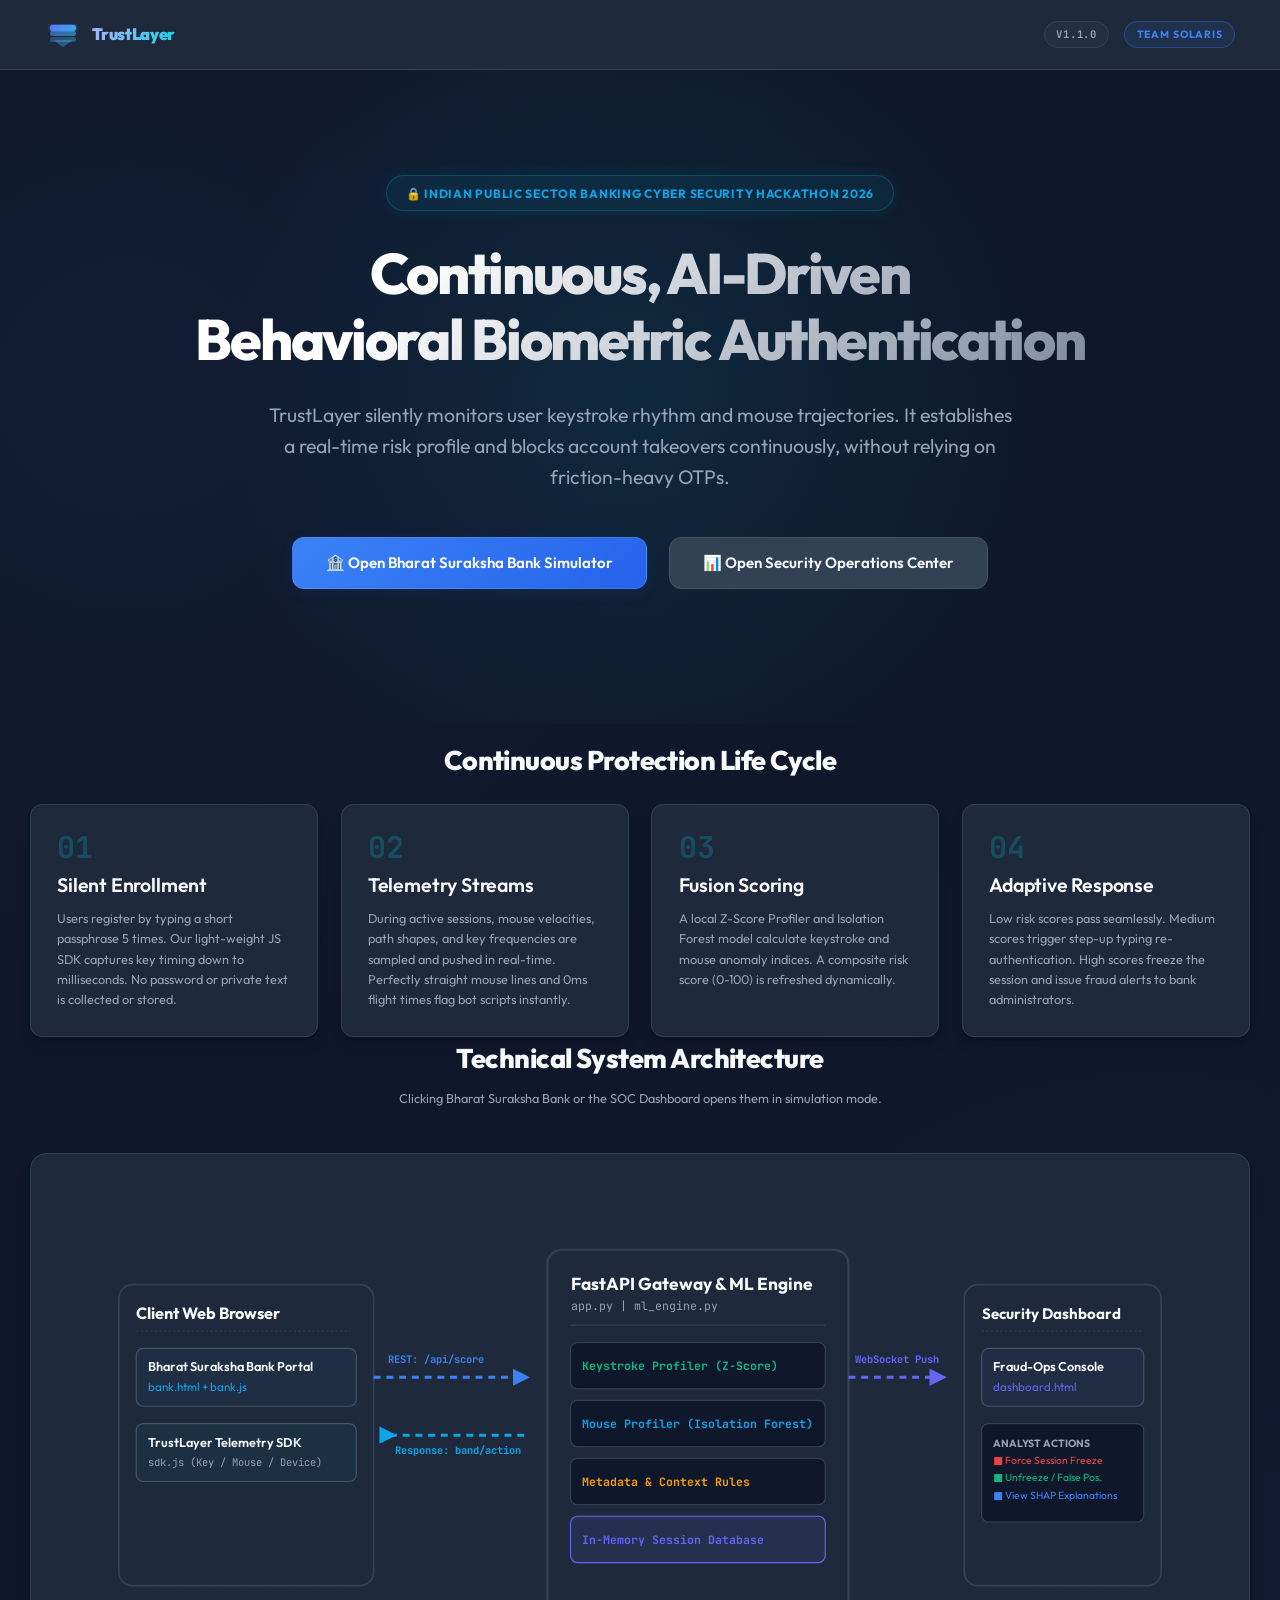
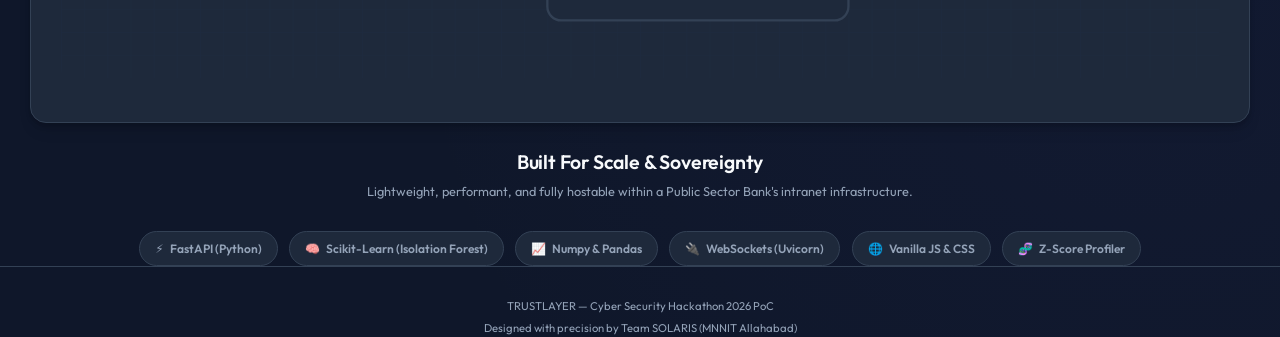
<file: static/index.html>
<!DOCTYPE html>
<html lang="en">
<head>
  <meta charset="UTF-8">
  <meta name="viewport" content="width=device-width, initial-scale=1.0">
  <title>TrustLayer — Continuous AI Behavioral Biometric Authentication</title>
  <link rel="stylesheet" href="/static/css/style.css?v=4">
  <style>
    /* Additional custom styles for launcher page to make it extremely premium */
    .hero-section {
      padding: 7rem 0 5rem;
      text-align: center;
      background: radial-gradient(circle at center, rgba(6, 182, 212, 0.1) 0%, transparent 60%);
      position: relative;
    }
    .hero-badge {
      display: inline-flex;
      align-items: center;
      gap: 0.5rem;
      padding: 0.5rem 1.25rem;
      background: rgba(6, 182, 212, 0.08);
      border: 1px solid rgba(6, 182, 212, 0.25);
      border-radius: 999px;
      font-size: 0.8rem;
      font-weight: 700;
      color: var(--cyan);
      margin-bottom: 2rem;
      text-transform: uppercase;
      letter-spacing: 0.06em;
      box-shadow: 0 0 15px rgba(6, 182, 212, 0.1);
    }
    .hero-title {
      font-size: 3.8rem;
      font-weight: 800;
      letter-spacing: -0.04em;
      line-height: 1.15;
      margin-bottom: 1.75rem;
      background: linear-gradient(135deg, #ffffff 30%, #64748b 100%);
      -webkit-background-clip: text;
      -webkit-text-fill-color: transparent;
      text-shadow: 0 0 40px rgba(255, 255, 255, 0.03);
    }
    .hero-subtitle {
      font-size: 1.3rem;
      color: var(--text-secondary);
      max-width: 750px;
      margin: 0 auto 3rem;
      line-height: 1.6;
    }
    .cta-wrapper {
      display: flex;
      justify-content: center;
      gap: 1.5rem;
      margin-bottom: 4rem;
    }
    .step-card {
      transition: all 0.3s cubic-bezier(0.4, 0, 0.2, 1);
    }
    .step-card:hover {
      transform: translateY(-5px);
      border-color: var(--cyan);
      box-shadow: var(--shadow-card), 0 0 25px rgba(6, 182, 212, 0.15);
    }
    .step-number {
      font-family: var(--font-mono);
      font-size: 2rem;
      font-weight: 700;
      color: rgba(6, 182, 212, 0.25);
      line-height: 1;
      margin-bottom: 0.5rem;
    }
    .tech-badge-grid {
      display: flex;
      flex-wrap: wrap;
      justify-content: center;
      gap: 0.75rem;
      margin-top: 2rem;
    }
    .tech-badge {
      display: flex;
      align-items: center;
      gap: 0.4rem;
      padding: 0.45rem 1rem;
      background: var(--bg-surface);
      border: 1px solid var(--border);
      border-radius: 999px;
      font-size: 0.8rem;
      font-weight: 600;
      color: var(--text-secondary);
      transition: all 0.2s;
    }
    .tech-badge:hover {
      border-color: var(--cyan);
      color: #fff;
      box-shadow: 0 0 10px rgba(6, 182, 212, 0.1);
    }
    /* SVG Architecture diagram styles */
    .arch-svg-container {
      width: 100%;
      background: var(--bg-surface);
      border: 1px solid var(--border);
      border-radius: var(--radius-xl);
      padding: 2.5rem 2rem;
      margin-top: 3rem;
      box-shadow: var(--shadow-card);
    }
    .pulse-glow {
      animation: pulse-brand-glow 3s infinite;
    }
    @keyframes pulse-brand-glow {
      0%, 100% { filter: drop-shadow(0 0 2px rgba(59, 130, 246, 0.2)); }
      50% { filter: drop-shadow(0 0 10px rgba(59, 130, 246, 0.5)); }
    }
  </style>
</head>
<body>

  <!-- Top Navigation -->
  <header class="navbar">
    <div class="navbar-brand">
      <!-- TrustLayer SVG Mark -->
      <div class="logo" style="background:none;box-shadow:none;padding:0;width:36px;height:36px;">
        <svg width="36" height="36" viewBox="0 0 36 36" fill="none" xmlns="http://www.w3.org/2000/svg">
          <defs>
            <linearGradient id="tl-idx" x1="0" y1="0" x2="36" y2="36" gradientUnits="userSpaceOnUse">
              <stop offset="0%" stop-color="#6366f1"/>
              <stop offset="100%" stop-color="#22d3ee"/>
            </linearGradient>
            <filter id="tl-idx-glow"><feGaussianBlur stdDeviation="1.5" result="b"/><feMerge><feMergeNode in="b"/><feMergeNode in="SourceGraphic"/></feMerge></filter>
          </defs>
          <rect x="5" y="20" width="26" height="5" rx="2.5" fill="url(#tl-idx)" opacity="0.35"/>
          <rect x="5" y="14" width="26" height="5" rx="2.5" fill="url(#tl-idx)" opacity="0.6"/>
          <rect x="5" y="8"  width="26" height="6" rx="3"   fill="url(#tl-idx)" filter="url(#tl-idx-glow)"/>
          <path d="M18 30 L8 23 L28 23 Z" fill="url(#tl-idx)" opacity="0.4"/>
        </svg>
      </div>
      <span style="font-size:1.1rem;font-weight:900;letter-spacing:-0.02em;background:linear-gradient(90deg,#a5b4fc,#22d3ee);-webkit-background-clip:text;-webkit-text-fill-color:transparent;background-clip:text;">TrustLayer</span>
    </div>
    <div class="navbar-actions">
      <span class="badge badge-gray text-mono">v1.1.0</span>
      <span class="badge badge-blue">Team SOLARIS</span>
    </div>
  </header>

  <!-- Hero Section -->
  <section class="hero-section">
    <div class="container">
      <div class="hero-badge">
        <span>🔒 Indian Public Sector Banking Cyber Security Hackathon 2026</span>
      </div>
      <h1 class="hero-title">Continuous, AI-Driven<br>Behavioral Biometric Authentication</h1>
      <p class="hero-subtitle">
        TrustLayer silently monitors user keystroke rhythm and mouse trajectories. 
        It establishes a real-time risk profile and blocks account takeovers continuously, without relying on friction-heavy OTPs.
      </p>
      
      <div class="cta-wrapper">
        <a href="/bank" class="btn btn-primary btn-lg">
          🏦 Open Bharat Suraksha Bank Simulator
        </a>
        <a href="/dashboard" class="btn btn-secondary btn-lg">
          📊 Open Security Operations Center
        </a>
      </div>
    </div>
  </section>

  <!-- Features / How It Works -->
  <section class="container mt-4 mb-8">
    <h2 class="fw-800 text-center mb-6">Continuous Protection Life Cycle</h2>
    <div class="grid-4">
      <div class="card step-card">
        <div class="step-number">01</div>
        <h3 class="mb-2">Silent Enrollment</h3>
        <p class="text-muted text-sm">
          Users register by typing a short passphrase 5 times. Our light-weight JS SDK captures key timing down to milliseconds. No password or private text is collected or stored.
        </p>
      </div>

      <div class="card step-card">
        <div class="step-number">02</div>
        <h3 class="mb-2">Telemetry Streams</h3>
        <p class="text-muted text-sm">
          During active sessions, mouse velocities, path shapes, and key frequencies are sampled and pushed in real-time. Perfectly straight mouse lines and 0ms flight times flag bot scripts instantly.
        </p>
      </div>

      <div class="card step-card">
        <div class="step-number">03</div>
        <h3 class="mb-2">Fusion Scoring</h3>
        <p class="text-muted text-sm">
          A local Z-Score Profiler and Isolation Forest model calculate keystroke and mouse anomaly indices. A composite risk score (0-100) is refreshed dynamically.
        </p>
      </div>

      <div class="card step-card">
        <div class="step-number">04</div>
        <h3 class="mb-2">Adaptive Response</h3>
        <p class="text-muted text-sm">
          Low risk scores pass seamlessly. Medium scores trigger step-up typing re-authentication. High scores freeze the session and issue fraud alerts to bank administrators.
        </p>
      </div>
    </div>
  </section>

  <!-- Interactive Architecture Diagram -->
  <section class="container mb-8">
    <h2 class="fw-800 text-center mb-2">Technical System Architecture</h2>
    <p class="text-muted text-center text-sm mb-4">Clicking Bharat Suraksha Bank or the SOC Dashboard opens them in simulation mode.</p>
    
    <div class="arch-svg-container">
      <svg viewBox="0 0 1000 420" width="100%" height="100%" fill="none" xmlns="http://www.w3.org/2000/svg">
        <style>
          @keyframes flow-right {
            to { stroke-dashoffset: -20; }
          }
          @keyframes flow-left {
            to { stroke-dashoffset: 20; }
          }
          .flow-line-right {
            stroke-dasharray: 6 5;
            animation: flow-right 0.8s linear infinite;
          }
          .flow-line-left {
            stroke-dasharray: 6 5;
            animation: flow-left 0.8s linear infinite;
          }
          .arch-node {
            transition: all 0.3s ease;
          }
          .arch-node:hover {
            filter: drop-shadow(0 0 10px var(--brand-glow));
            stroke: var(--cyan);
            cursor: pointer;
          }
          .arch-text {
            pointer-events: none;
          }
        </style>
        
        <!-- Grid pattern background -->
        <defs>
          <pattern id="grid" width="20" height="20" patternUnits="userSpaceOnUse">
            <path d="M 20 0 L 0 0 0 20" fill="none" stroke="rgba(30, 48, 84, 0.15)" stroke-width="1"/>
          </pattern>
        </defs>
        <rect width="100%" height="100%" fill="url(#grid)" rx="8"/>

        <!-- Client Browser Layer -->
        <rect x="50" y="80" width="220" height="260" rx="12" fill="var(--bg-card)" stroke="var(--border)" stroke-width="1.5" class="arch-node"/>
        <text x="65" y="110" fill="var(--text-primary)" font-family="var(--font-sans)" font-size="14" font-weight="700" class="arch-text">Client Web Browser</text>
        <line x1="65" y1="120" x2="250" y2="120" stroke="var(--border)" stroke-dasharray="2 2" class="arch-text"/>
        
        <!-- Browser contents -->
        <rect x="65" y="135" width="190" height="50" rx="6" fill="rgba(59, 130, 246, 0.05)" stroke="var(--border-light)" class="arch-node"/>
        <text x="75" y="155" fill="var(--text-primary)" font-family="var(--font-sans)" font-size="11" font-weight="600" class="arch-text">Bharat Suraksha Bank Portal</text>
        <text x="75" y="172" fill="var(--cyan)" font-family="var(--font-sans)" font-size="10" class="arch-text">bank.html + bank.js</text>

        <rect x="65" y="200" width="190" height="50" rx="6" fill="rgba(6, 182, 212, 0.05)" stroke="var(--border-light)" class="arch-node"/>
        <text x="75" y="220" fill="var(--text-primary)" font-family="var(--font-sans)" font-size="11" font-weight="600" class="arch-text">TrustLayer Telemetry SDK</text>
        <text x="75" y="237" fill="var(--text-secondary)" font-family="var(--font-mono)" font-size="9" class="arch-text">sdk.js (Key / Mouse / Device)</text>

        <!-- Dynamic arrows to server -->
        <!-- Top arrow (POST API requests) -->
        <path d="M 270 160 L 400 160" stroke="var(--brand)" stroke-width="2.5" class="flow-line-right" marker-end="url(#arrow-brand)"/>
        <text x="282" y="148" fill="var(--brand)" font-family="var(--font-mono)" font-size="9" font-weight="700" class="arch-text">REST: /api/score</text>
        
        <!-- Bottom arrow (Adaptive Action responses) -->
        <path d="M 400 210 L 280 210" stroke="var(--cyan)" stroke-width="2.5" class="flow-line-left" marker-end="url(#arrow-cyan)"/>
        <text x="288" y="226" fill="var(--cyan)" font-family="var(--font-mono)" font-size="9" font-weight="700" class="arch-text">Response: band/action</text>

        <!-- Backend FastAPI Server -->
        <rect x="420" y="50" width="260" height="320" rx="12" fill="var(--bg-card)" stroke="var(--border)" stroke-width="2" class="pulse-glow arch-node"/>
        <text x="440" y="85" fill="var(--text-primary)" font-family="var(--font-sans)" font-size="15" font-weight="700" class="arch-text">FastAPI Gateway & ML Engine</text>
        <text x="440" y="102" fill="var(--text-secondary)" font-family="var(--font-mono)" font-size="10" class="arch-text">app.py | ml_engine.py</text>
        <line x1="440" y1="115" x2="660" y2="115" stroke="var(--border)" class="arch-text"/>

        <!-- Engine Components -->
        <rect x="440" y="130" width="220" height="40" rx="6" fill="var(--bg-input)" stroke="var(--border)" class="arch-node"/>
        <text x="450" y="154" fill="var(--green)" font-family="var(--font-mono)" font-size="10" font-weight="700" class="arch-text">Keystroke Profiler (Z-Score)</text>
        
        <rect x="440" y="180" width="220" height="40" rx="6" fill="var(--bg-input)" stroke="var(--border)" class="arch-node"/>
        <text x="450" y="204" fill="var(--cyan)" font-family="var(--font-mono)" font-size="10" font-weight="700" class="arch-text">Mouse Profiler (Isolation Forest)</text>
        
        <rect x="440" y="230" width="220" height="40" rx="6" fill="var(--bg-input)" stroke="var(--border)" class="arch-node"/>
        <text x="450" y="254" fill="var(--amber)" font-family="var(--font-mono)" font-size="10" font-weight="700" class="arch-text">Metadata & Context Rules</text>

        <rect x="440" y="280" width="220" height="40" rx="6" fill="rgba(99, 102, 241, 0.1)" stroke="var(--indigo)" class="arch-node"/>
        <text x="450" y="304" fill="var(--indigo)" font-family="var(--font-mono)" font-size="10" font-weight="700" class="arch-text">In-Memory Session Database</text>

        <!-- WebSocket line from server to dashboard -->
        <path d="M 680 160 L 760 160" stroke="var(--indigo)" stroke-width="2.5" class="flow-line-right" marker-end="url(#arrow-indigo)"/>
        <text x="686" y="148" fill="var(--indigo)" font-family="var(--font-mono)" font-size="9" font-weight="700" class="arch-text">WebSocket Push</text>

        <!-- Security Dashboard Layer -->
        <rect x="780" y="80" width="170" height="260" rx="12" fill="var(--bg-card)" stroke="var(--border)" stroke-width="1.5" class="arch-node"/>
        <text x="795" y="110" fill="var(--text-primary)" font-family="var(--font-sans)" font-size="13" font-weight="700" class="arch-text">Security Dashboard</text>
        <line x1="795" y1="120" x2="935" y2="120" stroke="var(--border)" stroke-dasharray="2 2" class="arch-text"/>

        <rect x="795" y="135" width="140" height="50" rx="6" fill="rgba(99, 102, 241, 0.05)" stroke="var(--border-light)" class="arch-node"/>
        <text x="805" y="155" fill="var(--text-primary)" font-family="var(--font-sans)" font-size="11" font-weight="600" class="arch-text">Fraud-Ops Console</text>
        <text x="805" y="172" fill="var(--indigo)" font-family="var(--font-sans)" font-size="10" class="arch-text">dashboard.html</text>

        <rect x="795" y="200" width="140" height="85" rx="6" fill="var(--bg-input)" stroke="var(--border)" class="arch-node"/>
        <text x="805" y="220" fill="var(--text-secondary)" font-family="var(--font-sans)" font-size="9" font-weight="700" class="arch-text">ANALYST ACTIONS</text>
        <text x="805" y="235" fill="var(--red)" font-family="var(--font-sans)" font-size="9" class="arch-text">■ Force Session Freeze</text>
        <text x="805" y="250" fill="var(--green)" font-family="var(--font-sans)" font-size="9" class="arch-text">■ Unfreeze / False Pos.</text>
        <text x="805" y="265" fill="var(--brand)" font-family="var(--font-sans)" font-size="9" class="arch-text">■ View SHAP Explanations</text>

        <!-- SVG markers for arrow heads -->
        <defs>
          <marker id="arrow-brand" markerWidth="6" markerHeight="6" refX="4" refY="3" orient="auto">
            <path d="M 0 0 L 6 3 L 0 6 z" fill="var(--brand)"/>
          </marker>
          <marker id="arrow-cyan" markerWidth="6" markerHeight="6" refX="4" refY="3" orient="auto">
            <path d="M 6 0 L 0 3 L 6 6 z" fill="var(--cyan)"/>
          </marker>
          <marker id="arrow-indigo" markerWidth="6" markerHeight="6" refX="4" refY="3" orient="auto">
            <path d="M 0 0 L 6 3 L 0 6 z" fill="var(--indigo)"/>
          </marker>
        </defs>
      </svg>
    </div>
  </section>

  <!-- Technical Stack badge section -->
  <section class="container mt-6 mb-8 text-center">
    <h3>Built For Scale & Sovereignty</h3>
    <p class="text-muted text-sm mt-1">Lightweight, performant, and fully hostable within a Public Sector Bank's intranet infrastructure.</p>
    <div class="tech-badge-grid">
      <div class="tech-badge">⚡ <span>FastAPI (Python)</span></div>
      <div class="tech-badge">🧠 <span>Scikit-Learn (Isolation Forest)</span></div>
      <div class="tech-badge">📈 <span>Numpy & Pandas</span></div>
      <div class="tech-badge">🔌 <span>WebSockets (Uvicorn)</span></div>
      <div class="tech-badge">🌐 <span>Vanilla JS & CSS</span></div>
      <div class="tech-badge">🧬 <span>Z-Score Profiler</span></div>
    </div>
  </section>

  <!-- Footer -->
  <footer class="container text-center text-muted text-xs mb-8" style="border-top: 1px solid var(--border); padding-top: 2rem;">
    <p>TRUSTLAYER — Cyber Security Hackathon 2026 PoC</p>
    <p class="mt-1">Designed with precision by Team SOLARIS (MNNIT Allahabad)</p>
  </footer>

</body>
</html>
</file>
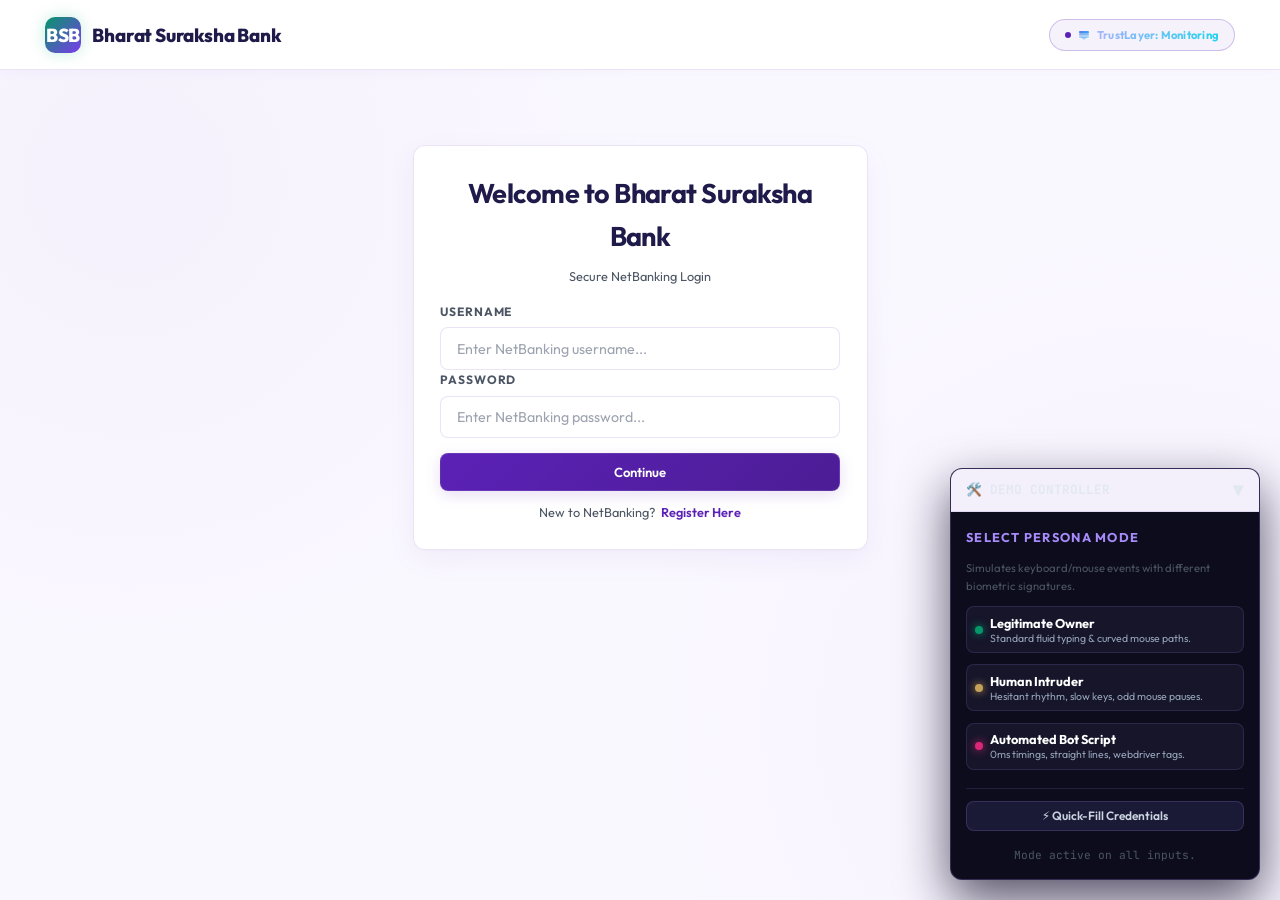
<file: static/bank.html>
<!DOCTYPE html>
<html lang="en">
<head>
  <meta charset="UTF-8">
  <meta name="viewport" content="width=device-width, initial-scale=1.0">
  <title>Bharat Suraksha Bank — Premium Internet Banking</title>
  <link rel="stylesheet" href="/static/css/style.css?v=5">
  <link rel="manifest" href="/static/manifest.json">
  <style>
    /* Premium layout overrides */
    .bank-logo {
      width: 36px;
      height: 36px;
      border-radius: 10px;
      background: linear-gradient(135deg, var(--green), var(--cyan));
      display: flex;
      align-items: center;
      justify-content: center;
      font-weight: 800;
      color: #fff;
      box-shadow: 0 0 15px rgba(16, 185, 129, 0.25);
    }
    .bank-header {
      background: linear-gradient(180deg, #070e1b 0%, #030712 100%);
      border-bottom: 1px solid var(--border);
      padding: 1rem 2rem;
    }
    .enroll-path-canvas {
      width: 100%;
      height: 150px;
      border: 1px dashed var(--border-light);
      background: var(--bg-input);
      border-radius: var(--radius);
      margin: 1rem 0;
      position: relative;
      cursor: crosshair;
    }
    .path-label {
      position: absolute;
      top: 50%;
      left: 50%;
      transform: translate(-50%, -50%);
      color: var(--text-muted);
      pointer-events: none;
      font-size: 0.85rem;
      font-weight: 500;
    }
    /* Floating Demo Simulator Panel */
    .demo-controller {
      position: fixed;
      bottom: 20px;
      right: 20px;
      width: 310px;
      background: rgba(8, 15, 30, 0.85);
      border: 1px solid rgba(6, 182, 212, 0.25);
      box-shadow: 0 15px 45px rgba(0, 0, 0, 0.75);
      border-radius: var(--radius-lg);
      z-index: 999;
      backdrop-filter: blur(20px);
      -webkit-backdrop-filter: blur(20px);
      transition: transform 0.3s ease;
    }
    .demo-controller.collapsed {
      transform: translateY(calc(100% - 40px));
    }
    .demo-ctrl-header {
      padding: 0.6rem 1rem;
      background: var(--bg-card-alt);
      border-bottom: 1px solid var(--border);
      display: flex;
      justify-content: space-between;
      align-items: center;
      cursor: pointer;
      border-top-left-radius: calc(var(--radius-lg) - 1px);
      border-top-right-radius: calc(var(--radius-lg) - 1px);
    }
    .demo-ctrl-body {
      padding: 1rem;
      display: flex;
      flex-direction: column;
      gap: 0.75rem;
    }
    .sim-mode-btn {
      display: flex;
      align-items: center;
      gap: 0.5rem;
      padding: 0.5rem;
      background: var(--bg-input);
      border: 1px solid var(--border);
      border-radius: var(--radius);
      cursor: pointer;
      transition: all 0.2s;
      text-align: left;
      width: 100%;
    }
    .sim-mode-btn:hover {
      border-color: var(--brand);
    }
    .sim-mode-btn.active {
      border-color: var(--brand);
      background: rgba(59, 130, 246, 0.1);
    }
    .sim-mode-title {
      font-size: 0.85rem;
      font-weight: 700;
      color: var(--text-primary);
    }
    .sim-mode-desc {
      font-size: 0.7rem;
      color: var(--text-secondary);
    }
    .live-sdk-status {
      border-top: 1px solid var(--border);
      padding-top: 0.75rem;
      margin-top: 0.5rem;
    }
    /* Redesigned Fullscreen Dashboard layout */
    .dashboard-layout {
      display: flex;
      height: calc(100vh - 64px);
      overflow: hidden;
      width: 100%;
    }
    .dashboard-content-area {
      flex: 1;
      overflow-y: auto;
      padding: 2rem;
      background: var(--bg-base);
    }
    .deposit-val {
      font-size: 1.5rem;
      font-weight: 700;
      font-family: var(--font-mono);
      color: var(--text-primary);
      margin-top: 0.25rem;
    }
    .deposit-label {
      font-size: 0.75rem;
      color: var(--text-secondary);
      text-transform: uppercase;
      letter-spacing: 0.05em;
    }

    /* Mobile Responsive Overrides */
    .mobile-menu-btn {
      display: none !important;
    }

    @media (max-width: 768px) {
      .mobile-menu-btn {
        display: inline-flex !important;
        align-items: center;
        justify-content: center;
        background: none;
        border: none;
        color: var(--text-primary);
        font-size: 1.6rem;
        cursor: pointer;
        padding: 0 0.5rem;
        outline: none;
      }
      .dashboard-layout {
        height: calc(100vh - 70px);
      }
      .sidebar.bank-nav-sidebar {
        position: fixed;
        top: 70px;
        left: -280px;
        width: 280px;
        height: calc(100vh - 70px);
        z-index: 999;
        transition: left 0.3s cubic-bezier(0.4, 0, 0.2, 1);
        box-shadow: 10px 0 25px rgba(0, 0, 0, 0.35);
        background: #ffffff;
      }
      .sidebar.bank-nav-sidebar.open {
        left: 0;
      }
      .dashboard-content-area {
        padding: 1.25rem;
      }
    }
  </style>
</head>
<body class="bank-page">

  <!-- Main Bank Header Navigation -->
  <header class="navbar">
    <div class="navbar-brand">
      <button id="mobile-menu-btn" class="mobile-menu-btn">&#9776;</button>
      <!-- Bank Logo -->
      <div class="bank-logo">BSB</div>
      <span style="font-weight: 800; letter-spacing: -0.01em;">Bharat Suraksha Bank</span>
    </div>
    <div class="navbar-actions">
      <div class="shield-badge" id="sdk-status-badge" style="display:flex;align-items:center;gap:6px;">
        <div class="shield-dot"></div>
        <!-- TrustLayer micro-logo in badge -->
        <svg width="14" height="14" viewBox="0 0 36 36" fill="none" xmlns="http://www.w3.org/2000/svg" style="flex-shrink:0;">
          <defs><linearGradient id="tl-nav" x1="0" y1="0" x2="36" y2="36" gradientUnits="userSpaceOnUse"><stop offset="0%" stop-color="#6366f1"/><stop offset="100%" stop-color="#22d3ee"/></linearGradient></defs>
          <rect x="5" y="20" width="26" height="5" rx="2.5" fill="url(#tl-nav)" opacity="0.4"/>
          <rect x="5" y="14" width="26" height="5" rx="2.5" fill="url(#tl-nav)" opacity="0.65"/>
          <rect x="5" y="8" width="26" height="6" rx="3" fill="url(#tl-nav)"/>
          <path d="M18 30 L8 23 L28 23 Z" fill="url(#tl-nav)" opacity="0.45"/>
        </svg>
        <span id="sdk-status-text" style="font-size:0.75rem; font-weight:700; background:linear-gradient(90deg,#a5b4fc,#22d3ee); -webkit-background-clip:text; -webkit-text-fill-color:transparent; background-clip:text;">TrustLayer: Monitoring</span>
      </div>
      <button class="btn btn-ghost btn-sm" id="logout-btn" style="display: none;">Logout</button>
    </div>
  </header>

  <!-- ==========================================
       1. AUTH CONTAINER (CENTERED CARDS)
       ========================================== -->
  <div id="auth-container" style="max-width: 500px; margin: 5rem auto 0; padding: 0 1.5rem;">
    
    <!-- VIEW 0: LOGIN GATE -->
    <div id="username-view" class="card card-glass">
      <form id="username-form" onsubmit="event.preventDefault();">
        <h2 class="mb-2 text-center">Welcome to Bharat Suraksha Bank</h2>
        <p class="text-muted text-center text-sm mb-4">Secure NetBanking Login</p>
        
        <div class="form-group mb-3">
          <label class="form-label" for="start-username">Username</label>
          <input type="text" id="start-username" class="form-input" placeholder="Enter NetBanking username..." autocomplete="off" required>
        </div>

        <div class="form-group mb-4">
          <label class="form-label" for="start-password">Password</label>
          <input type="password" id="start-password" class="form-input" placeholder="Enter NetBanking password..." autocomplete="off" required>
        </div>

        <button id="btn-next-step" type="submit" class="btn btn-primary btn-block">Continue</button>
        
        <div class="text-center mt-3 text-sm">
          <span class="text-muted">New to NetBanking?</span>
          <a href="#" id="link-show-register" class="text-brand fw-600" style="text-decoration: none; margin-left: 0.25rem;">Register Here</a>
        </div>
      </form>
    </div>

    <!-- VIEW 0.5: REGISTRATION WIZARD -->
    <div id="register-view" class="card card-glass hidden" style="max-height: 85vh; overflow-y: auto; padding-right: 0.5rem;">
      <h2 class="mb-2 text-center">Create NetBanking Account</h2>
      <p class="text-muted text-center text-sm mb-3">Register your details to get started</p>
      
      <div class="form-group mb-2">
        <label class="form-label" for="reg-username">Username</label>
        <input type="text" id="reg-username" class="form-input" placeholder="Choose username..." autocomplete="off" required>
      </div>

      <div class="form-group mb-2">
        <label class="form-label" for="reg-password">Password</label>
        <input type="password" id="reg-password" class="form-input" placeholder="Choose password..." autocomplete="off" required>
      </div>

      <div class="flex gap-2">
        <div class="form-group mb-2 flex-1">
          <label class="form-label" for="reg-first-name">First Name</label>
          <input type="text" id="reg-first-name" class="form-input" placeholder="First Name" autocomplete="off" required>
        </div>
        <div class="form-group mb-2 flex-1">
          <label class="form-label" for="reg-last-name">Last Name</label>
          <input type="text" id="reg-last-name" class="form-input" placeholder="Last Name" autocomplete="off" required>
        </div>
      </div>

      <div class="form-group mb-2">
        <label class="form-label" for="reg-email">Email Address</label>
        <input type="email" id="reg-email" class="form-input" placeholder="name@domain.com" autocomplete="off" required>
      </div>

      <div class="form-group mb-2">
        <label class="form-label" for="reg-mobile">Mobile Number</label>
        <input type="text" id="reg-mobile" class="form-input" placeholder="10-digit mobile number" autocomplete="off" required>
      </div>

      <div class="flex gap-2">
        <div class="form-group mb-3 flex-1">
          <label class="form-label" for="reg-city">City</label>
          <input type="text" id="reg-city" class="form-input" placeholder="City" autocomplete="off" required>
        </div>
        <div class="form-group mb-3 flex-1">
          <label class="form-label" for="reg-dob">Date of Birth</label>
          <input type="date" id="reg-dob" class="form-input" required>
        </div>
      </div>

      <div class="form-group mb-3">
        <label class="form-label" for="reg-account-type">Account Type</label>
        <select id="reg-account-type" class="form-input">
          <option value="savings">Savings Account</option>
          <option value="current">Current Account</option>
          <option value="salary">Salary Account</option>
        </select>
      </div>

      <div class="flex gap-3 mt-2">
        <button id="reg-back-login" class="btn btn-secondary btn-block">Back</button>
        <button id="reg-submit-btn" class="btn btn-primary btn-block">Register</button>
      </div>
      <p class="text-xs text-muted text-center mt-2" style="line-height:1.4;">
        After registration, you will receive a personal passphrase. Memorise it — it is your behavioral login key.
      </p>
    </div>

    <!-- VIEW 0.6: ACCOUNT CREATED CARD -->
    <div id="created-view" class="card card-glass hidden text-center">
      <h2 class="mb-2 text-center" style="color: var(--green);">&#10003; Account Created!</h2>
      <p class="text-muted text-sm mb-4">Your NetBanking account has been successfully initialized.</p>
      
      <div class="mb-4" style="background: var(--bg-surface); padding: 1rem; border-radius: var(--radius); border: 1px solid var(--border-color);">
        <div class="text-sm text-secondary mb-1">Generated Account Number</div>
        <div id="created-account-number" class="text-xl fw-700 text-brand text-mono mb-3">BSB0000000</div>
        
        <div class="text-sm text-secondary mb-1">Your Dynamic Behavioral Passphrase</div>
        <div id="created-passphrase" class="text-xl fw-700 text-cyan text-mono p-2" style="background: rgba(6, 182, 212, 0.08); border-radius: 4px;">Passphrase@123</div>
        <p class="text-muted text-xs mt-2" style="max-width: 90%; margin-left: auto; margin-right: auto; line-height: 1.3;">
          IMPORTANT: You must memorize this passphrase. This is your second-factor behavioral biometric signature. You will type this to log in.
        </p>
      </div>

      <button id="created-proceed-btn" class="btn btn-primary btn-block">Proceed to Login / Enrollment</button>
    </div>

    <!-- VIEW 1: ENROLLMENT WIZARD -->
    <div id="enroll-view" class="card card-glass hidden">
      <h2 class="mb-2">Biometric Enrollment</h2>
      <p class="text-muted text-sm mb-4">
        Bharat Suraksha Bank requires a one-time typing signature to secure your account. Please type the passphrase exactly as shown 5 times.
      </p>

      <div class="text-center mb-4">
        <h5 class="mb-1">Target Passphrase</h5>
        <div id="enroll-passphrase-display" class="text-mono text-brand fw-700 text-xl" style="background: var(--bg-surface); padding: 0.6rem; border-radius: var(--radius);"></div>
      </div>

      <form id="enroll-form" onsubmit="event.preventDefault();" class="form-group mb-3">
        <div class="flex justify-between items-center">
          <label class="form-label" for="enroll-input">Type passphrase</label>
          <span class="text-mono text-xs text-secondary" id="enroll-progress-text">Sample 0/5</span>
        </div>
        <div class="flex gap-2">
          <input type="text" id="enroll-input" class="form-input text-center text-mono flex-1" autocomplete="off" placeholder="Type here and press Enter...">
          <button id="enroll-submit-btn" type="submit" class="btn btn-primary" style="padding: 0.5rem 1rem; font-size: 0.85rem; border-radius: var(--radius); font-weight: 600;">Submit</button>
        </div>
      </form>

      <div class="score-bar mb-4">
        <div id="enroll-progress-bar" class="score-bar-fill green" style="width: 0%;"></div>
      </div>

      <!-- Mouse tracing container -->
      <div id="enroll-mouse-step" class="hidden mt-4">
        <h5>Biometric Mouse Calibration</h5>
        <p class="text-muted text-xs">Trace the zigzag coordinate path from START to END to record cursor rhythm.</p>
        <div class="enroll-path-canvas" id="mouse-path-area" style="overflow: hidden;">
          <span class="path-label" id="path-instruction-label" style="font-family: var(--font-mono); font-size: 0.72rem; text-transform: uppercase; letter-spacing: 0.1em; color: var(--cyan); z-index: 10;">Trace zigzag left to right</span>
          <svg viewBox="0 0 560 150" width="100%" height="150" style="position: absolute; top:0; left:0;">
            <!-- Grid Lines -->
            <line x1="0" y1="25" x2="560" y2="25" stroke="rgba(6, 182, 212, 0.06)" stroke-width="1"/>
            <line x1="0" y1="50" x2="560" y2="50" stroke="rgba(6, 182, 212, 0.06)" stroke-width="1"/>
            <line x1="0" y1="75" x2="560" y2="75" stroke="rgba(6, 182, 212, 0.09)" stroke-width="1"/>
            <line x1="0" y1="100" x2="560" y2="100" stroke="rgba(6, 182, 212, 0.06)" stroke-width="1"/>
            <line x1="0" y1="125" x2="560" y2="125" stroke="rgba(6, 182, 212, 0.06)" stroke-width="1"/>
            
            <line x1="80" y1="0" x2="80" y2="150" stroke="rgba(6, 182, 212, 0.06)" stroke-width="1"/>
            <line x1="160" y1="0" x2="160" y2="150" stroke="rgba(6, 182, 212, 0.06)" stroke-width="1"/>
            <line x1="240" y1="0" x2="240" y2="150" stroke="rgba(6, 182, 212, 0.06)" stroke-width="1"/>
            <line x1="320" y1="0" x2="320" y2="150" stroke="rgba(6, 182, 212, 0.06)" stroke-width="1"/>
            <line x1="400" y1="0" x2="400" y2="150" stroke="rgba(6, 182, 212, 0.06)" stroke-width="1"/>
            <line x1="480" y1="0" x2="480" y2="150" stroke="rgba(6, 182, 212, 0.06)" stroke-width="1"/>

            <!-- Zigzag Path with 5 sharp turns -->
            <path id="calibration-svg-path" d="M 40 75 L 120 25 L 200 125 L 280 25 L 360 125 L 440 25 L 520 75" stroke="var(--border-bright)" stroke-width="2.5" fill="none" stroke-dasharray="6 4"/>
            
            <!-- START radar marker -->
            <circle cx="40" cy="75" r="18" stroke="var(--cyan)" stroke-width="1" fill="none" stroke-dasharray="4 2" style="opacity: 0.5; transform-origin: 40px 75px; animation: spin 8s linear infinite;"/>
            <circle id="calibration-ball" cx="40" cy="75" r="9" fill="var(--cyan)" style="box-shadow: 0 0 10px var(--cyan);"/>
            <text x="22" y="106" fill="var(--cyan)" font-family="var(--font-mono)" font-size="9" font-weight="700" letter-spacing="0.05em">START</text>

            <!-- END radar marker -->
            <circle cx="520" cy="75" r="18" stroke="var(--brand)" stroke-width="1" fill="none" stroke-dasharray="4 2" style="opacity: 0.5; transform-origin: 520px 75px; animation: spin 8s linear infinite;"/>
            <circle cx="520" cy="75" r="9" fill="var(--brand)"/>
            <text x="506" y="106" fill="var(--brand)" font-family="var(--font-mono)" font-size="9" font-weight="700" letter-spacing="0.05em">END</text>
            
            <!-- Dynamic user drawing trace -->
            <path id="dynamic-trace-path" d="" stroke="var(--green)" stroke-width="2.5" fill="none" style="opacity: 0.8; stroke-linecap: round;"/>
          </svg>
        </div>
        <div id="calibration-success" class="text-sm text-center text-mono hidden" style="color: var(--green); font-weight: 700;">&#10003; Mouse signature calibrated successfully</div>
      </div>

      <div class="flex gap-3 mt-4">
        <button id="enroll-cancel" class="btn btn-secondary btn-block">Back</button>
        <button id="enroll-complete-btn" class="btn btn-primary btn-block" disabled>Register Profile</button>
      </div>
    </div>

    <!-- VIEW 2: LOGIN VIEW -->
    <div id="login-view" class="card card-glass hidden">
      <form id="login-form" onsubmit="event.preventDefault();">
        <h2 class="mb-2 text-center">Verify Credentials</h2>
        <p id="login-message" class="text-muted text-center text-sm mb-4">Complete authentication to enter.</p>
        
        <div class="form-group mb-3">
          <label class="form-label" for="login-username-readonly">Username</label>
          <input type="text" id="login-username-readonly" class="form-input" readonly>
        </div>

        <div class="form-group mb-4">
          <label class="form-label" for="login-password">Passphrase</label>
          <input type="password" id="login-password" class="form-input text-mono" placeholder="Type enrolled passphrase..." autocomplete="off" required>
        </div>

        <div class="flex gap-3">
          <button id="login-back" type="button" class="btn btn-secondary btn-block">Back</button>
          <button id="login-submit" type="submit" class="btn btn-primary btn-block">Log In</button>
        </div>
      </form>
    </div>

  </div>

  <!-- ==========================================
       2. REDESIGNED FULL DASHBOARD CONTAINER
       ========================================== -->
  <div id="portal-view" class="dashboard-layout hidden">
    
    <!-- Left Navigation Menu -->
    <aside class="sidebar bank-nav-sidebar">
      <div class="sidebar-header" style="margin-top: 0;">NetBanking Menu</div>
      <nav class="sidebar-nav">
        <div class="bank-sidebar-item active" id="tab-nav-dashboard">
          &#x1F3E0; Overview Dashboard
        </div>
        <div class="bank-sidebar-item" id="tab-nav-transfer">
          &#x1F4B8; Fund Transfer
        </div>
        <div class="bank-sidebar-item" id="tab-nav-bills">
          &#x1F50C; Bill Payments
        </div>
        <div class="bank-sidebar-item" id="tab-nav-upi">
          &#x1F4F1; UPI Transfers
        </div>
        <div class="bank-sidebar-item" id="tab-nav-payees">
          &#x1F465; Manage Payees
        </div>
        <div class="bank-sidebar-item" id="tab-nav-statements">
          &#x1F4C4; Statements & Audit
        </div>
        <div class="bank-sidebar-item" id="tab-nav-fd">
          &#x1F4B0; Fixed Deposits
        </div>
        <div class="bank-sidebar-item" id="tab-nav-profile">
          &#x1F464; Profile Settings
        </div>
        <div class="bank-sidebar-item" id="tab-nav-support">
          &#x1F6E0;&#xFE0F; Customer Care
        </div>
      </nav>

      <!-- Mini Security Health Widget -->
      <div class="mini-security-widget mt-8">
        <div class="flex justify-between items-center mb-2">
          <span class="text-xs fw-600 text-secondary uppercase">Behavior Shield</span>
          <span id="live-risk-badge" class="badge badge-green">Green</span>
        </div>
        <div class="flex items-end gap-1 mb-2">
          <span id="live-risk-score" class="score-number green" style="font-size: 2rem;">0.0</span>
          <span class="text-muted text-xs">/ 100</span>
        </div>
        <div class="score-bar">
          <div id="live-risk-bar" class="score-bar-fill green" style="width: 0%;"></div>
        </div>
        <div class="text-xs text-muted mt-2 text-mono">
          Sampling every <span id="live-interval-text">30</span>s
        </div>
      </div>
    </aside>

    <!-- Main Content Panel -->
    <main class="dashboard-content-area">
      
      <!-- TAB 1: OVERVIEW DASHBOARD -->
      <div id="page-dashboard" class="flex flex-col gap-6">
        
        <!-- Welcome banner -->
        <div class="card card-glass" style="background: linear-gradient(90deg, #0d2354 0%, #081224 100%);">
          <h2 style="color: #fff;">Welcome back, <span id="hello-user">Customer</span></h2>
          <p class="text-sm text-secondary">Secured continuously by Solaris TrustLayer. Last login: Today from registered device.</p>
        </div>

        <!-- Account Sum Grid -->
        <div class="bank-summary-grid">
          <div class="deposit-card">
            <span class="deposit-label">Savings Account (Primary)</span>
            <div class="deposit-val balance-amount">&#x20B9; 4,23,891.50</div>
            <p class="text-xs text-muted mt-1">A/C: ******7129</p>
          </div>
          <div class="deposit-card">
            <span class="deposit-label">Current Account (Business)</span>
            <div class="deposit-val">&#x20B9; 12,85,910.00</div>
            <p class="text-xs text-muted mt-1">A/C: ******8904</p>
          </div>
          <div class="deposit-card">
            <span class="deposit-label">Vishwa Term Deposit</span>
            <div class="deposit-val">&#x20B9; 5,00,000.00</div>
            <p class="text-xs text-muted mt-1">Matures: 12 Dec 2026</p>
          </div>
        </div>

        <!-- Layout column splitting -->
        <div class="grid-2">
          
          <!-- Recent Transactions -->
          <div class="card">
            <h4 class="mb-3">Recent Transactions</h4>
            <table class="data-table">
              <thead>
                <tr>
                  <th>Date</th>
                  <th>Details</th>
                  <th>Amount</th>
                  <th>Status</th>
                </tr>
              </thead>
              <tbody id="transaction-rows">
                <!-- Injected dynamically -->
              </tbody>
            </table>
          </div>

          <!-- Quick Actions / Utilities -->
          <div class="card">
            <h4 class="mb-3">Quick Utilities</h4>
            <div class="quick-actions">
              <button class="quick-action-btn" onclick="switchBankTab('transfer')">
                <span class="icon">&#x1F4B8;</span>
                <span>Send Money</span>
              </button>
              <button class="quick-action-btn" onclick="switchBankTab('payees')">
                <span class="icon">&#x2795;</span>
                <span>Add Payee</span>
              </button>
              <button class="quick-action-btn" onclick="switchBankTab('statements')">
                <span class="icon">&#x1F4C4;</span>
                <span>Statements</span>
              </button>
              <button class="quick-action-btn" id="btn-mock-support" onclick="alert('Secured session support connected.')">
                <span class="icon">&#x1F4DE;</span>
                <span>Help Desk</span>
              </button>
            </div>

            <!-- Loan summary box -->
            <div class="mt-4 p-4" style="background: var(--bg-card-alt); border-radius: var(--radius-lg); border: 1px solid var(--border);">
              <div class="flex justify-between text-sm mb-1">
                <strong>Home Loan Repayment</strong>
                <span class="text-mono">&#x20B9; 14,35,000 / &#x20B9; 20,000,000</span>
              </div>
              <div class="score-bar">
                <div class="score-bar-fill blue" style="width: 71%;"></div>
              </div>
            </div>
          </div>

        </div>
      </div>

      <!-- TAB 2: SEND MONEY -->
      <div id="page-transfer" class="card card-glass hidden" style="max-width: 650px;">
        <h2 class="mb-2">Fund Transfer Portal</h2>
        <p class="text-sm text-secondary mb-4">Transfer funds instantly via IMPS, NEFT, or RTGS.</p>

        <div class="form-group mb-3">
          <label class="form-label">Transfer Method</label>
          <select id="tx-method" class="form-input">
            <option value="IMPS">IMPS (Immediate Transfer)</option>
            <option value="NEFT">NEFT (National Electronic Fund Transfer)</option>
            <option value="RTGS">RTGS (Large Value Transfer)</option>
          </select>
        </div>

        <div class="form-group mb-3">
          <label class="form-label">Select Registered Payee</label>
          <select id="tx-payee-select" class="form-input">
            <!-- Loaded dynamically from registry -->
          </select>
        </div>

        <div class="form-group mb-3">
          <label class="form-label" for="tx-amount">Transfer Amount (INR)</label>
          <input type="number" id="tx-amount" class="form-input text-mono" placeholder="&#x20B9; Enter amount to transfer..." autocomplete="off">
        </div>

        <div class="form-group mb-4">
          <label class="form-label" for="tx-desc">Description / Remarks</label>
          <input type="text" id="tx-desc" class="form-input" placeholder="e.g., Monthly Rent Payment" autocomplete="off">
        </div>

        <button id="tx-submit" class="btn btn-primary btn-block">Authorize & Transfer Funds</button>
      </div>

      <!-- TAB 3: MANAGE PAYEES -->
      <div id="page-payees" class="flex flex-col gap-6 hidden">
        <div class="card card-glass" style="max-width: 600px;">
          <h2 class="mb-2">Add New Payee</h2>
          <p class="text-sm text-secondary mb-4">Register new accounts for transaction routing.</p>

          <div class="form-group mb-3">
            <label class="form-label" for="new-payee-name">Payee Account Name</label>
            <input type="text" id="new-payee-name" class="form-input" placeholder="Enter full name..." autocomplete="off">
          </div>

          <div class="form-group mb-3">
            <label class="form-label" for="new-payee-account">Account Number</label>
            <input type="text" id="new-payee-account" class="form-input text-mono" placeholder="Enter bank account number..." autocomplete="off">
          </div>

          <div class="form-group mb-3">
            <label class="form-label" for="new-payee-ifsc">IFSC Code</label>
            <input type="text" id="new-payee-ifsc" class="form-input text-mono" placeholder="e.g. SBIN0001802" autocomplete="off">
          </div>

          <div class="form-group mb-4">
            <label class="form-label" for="new-payee-limit">Maximum Transfer Limit (INR)</label>
            <input type="number" id="new-payee-limit" class="form-input text-mono" placeholder="e.g. 50000" autocomplete="off">
          </div>

          <button id="btn-add-payee" class="btn btn-primary btn-block">Register Payee</button>
        </div>

        <div class="card">
          <h3 class="mb-3">Registered Payee List</h3>
          <div class="payee-grid" id="payee-list-container">
            <!-- Loaded dynamically -->
          </div>
        </div>
      </div>

      <!-- TAB 4: ACCOUNT STATEMENTS -->
      <div id="page-statements" class="flex flex-col gap-4 hidden">
        <div class="card">
          <h2 class="mb-1">Detailed Account Statement</h2>
          <p class="text-sm text-secondary mb-4">Query and search transaction histories.</p>

          <!-- Filter bar -->
          <div class="statement-filter-bar">
            <div class="form-group" style="flex: 1; min-width: 200px;">
              <input type="text" id="stmt-search" class="form-input" placeholder="Search description..." autocomplete="off">
            </div>
            <div class="form-group" style="min-width: 150px;">
              <select id="stmt-filter" class="form-input">
                <option value="ALL">All Transactions</option>
                <option value="DEBIT">Debit Entries Only</option>
                <option value="CREDIT">Credit Entries Only</option>
              </select>
            </div>
            <button id="stmt-download" class="btn btn-secondary">&#x1F4E5; Mock PDF Statement</button>
          </div>

          <!-- Statements table -->
          <table class="data-table">
            <thead>
              <tr>
                <th>Transaction Date</th>
                <th>Transaction Reference ID</th>
                <th>Description</th>
                <th>Debit (&#x20B9;)</th>
                <th>Credit (&#x20B9;)</th>
                <th>Result</th>
              </tr>
            </thead>
            <tbody id="statements-table-body">
              <!-- Loaded dynamically -->
            </tbody>
          </table>
        </div>
      </div>

      <!-- TAB 5: BILL PAYMENTS -->
      <div id="page-bills" class="card card-glass hidden" style="max-width: 650px;">
        <h2 class="mb-1">&#x1F50C; Utility Bill Payments</h2>
        <p class="text-sm text-secondary mb-4">Pay utility, telecom, and insurance bills instantly.</p>

        <div class="form-group mb-3">
          <label class="form-label" for="bill-category">Select Biller / Category</label>
          <select id="bill-category" class="form-input">
            <option value="Electricity">Electricity Bill (State Discoms)</option>
            <option value="Water">Water Supply Authority</option>
            <option value="Gas">Piped Gas Authority</option>
            <option value="Mobile Recharge">Mobile Prepaid / Postpaid Recharge</option>
            <option value="Insurance">Life / General Insurance Premium</option>
          </select>
        </div>

        <div class="form-group mb-3">
          <label class="form-label" for="bill-consumer-id">Consumer ID / Mobile Number</label>
          <input type="text" id="bill-consumer-id" class="form-input" placeholder="e.g. 102983748 or 9876543210" autocomplete="off" required>
        </div>

        <div class="form-group mb-4">
          <label class="form-label" for="bill-amount">Payment Amount (&#x20B9;)</label>
          <input type="number" id="bill-amount" class="form-input" placeholder="Enter amount to pay..." min="1" step="any" required>
        </div>

        <button id="bill-submit-btn" class="btn btn-primary btn-block">Authorize & Pay Bill</button>
      </div>

      <!-- TAB 6: UPI TRANSFERS -->
      <div id="page-upi" class="flex flex-col gap-6 hidden" style="max-width: 750px;">
        <div class="bank-grid-split-2">
          
          <div class="card card-glass">
            <h2 class="mb-1">&#x1F4F1; UPI Instant Transfer</h2>
            <p class="text-sm text-secondary mb-4">Transfer money instantly to any VPA / UPI ID.</p>

            <div class="form-group mb-3">
              <label class="form-label" for="upi-vpa">Recipient VPA / UPI ID</label>
              <input type="text" id="upi-vpa" class="form-input text-mono" placeholder="e.g. username@okaxis" autocomplete="off" required>
            </div>

            <div class="form-group mb-4">
              <label class="form-label" for="upi-amount">Amount (&#x20B9;)</label>
              <input type="number" id="upi-amount" class="form-input" placeholder="Enter transfer amount..." min="1" required>
            </div>

            <button id="upi-submit-btn" class="btn btn-primary btn-block">Send Money via UPI</button>
          </div>

          <div class="card card-glass text-center flex flex-col items-center justify-center">
            <h3 class="mb-2">Your Personal QR Code</h3>
            <p class="text-xs text-muted mb-4">Scan this code to receive funds into your savings account.</p>
            
            <div style="background: white; padding: 1rem; border-radius: var(--radius); margin: 0 auto; width: 170px; height: 170px; display: flex; align-items: center; justify-content: center; border: 1px solid var(--border-color);">
              <div style="position: relative; width: 150px; height: 150px; background: repeating-conic-gradient(from 45deg, #000 0% 25%, #fff 0% 50%) 50% / 20px 20px;">
                <div style="position: absolute; top: 30px; left: 30px; width: 90px; height: 90px; background: white; display: flex; align-items: center; justify-content: center; font-family: var(--font-mono); font-size: 0.7rem; font-weight: 700; color: var(--brand);">BSB UPI</div>
              </div>
            </div>
            
            <p class="text-sm text-brand text-mono mt-4 fw-600" id="upi-my-vpa">username@bsb</p>
          </div>
          
        </div>
      </div>

      <!-- TAB 7: FIXED DEPOSITS -->
      <div id="page-fd" class="flex flex-col gap-6 hidden" style="max-width: 800px;">
        <div class="bank-grid-split-2">
          
          <div class="card card-glass">
            <h2 class="mb-1">&#x1F4B0; Book Fixed Deposit</h2>
            <p class="text-sm text-secondary mb-4">Invest your savings in high-yield Fixed Deposits.</p>

            <div class="form-group mb-3">
              <label class="form-label" for="fd-amount">Principal Amount (&#x20B9;)</label>
              <input type="number" id="fd-amount" class="form-input" placeholder="Min &#x20B9;10,000" min="10000" required>
            </div>

            <div class="form-group mb-3">
              <label class="form-label" for="fd-tenure">Tenure (Years)</label>
              <select id="fd-tenure" class="form-input">
                <option value="1" data-rate="6.8">1 Year (6.8% p.a.)</option>
                <option value="3" data-rate="7.2">3 Years (7.2% p.a.)</option>
                <option value="5" data-rate="7.5">5 Years (7.5% p.a.)</option>
              </select>
            </div>

            <div class="mb-4" style="background: rgba(6, 182, 212, 0.05); padding: 0.75rem; border-radius: var(--radius); border: 1px dashed var(--cyan);">
              <div class="flex justify-between text-sm mb-1">
                <span class="text-secondary">Maturity Amount:</span>
                <span class="fw-700 text-cyan" id="fd-calc-maturity">&#x20B9; 10,680.00</span>
              </div>
              <div class="flex justify-between text-sm">
                <span class="text-secondary">Interest Earned:</span>
                <span class="fw-700 text-green" id="fd-calc-interest">&#x20B9; 680.00</span>
              </div>
            </div>

            <button id="fd-submit-btn" class="btn btn-primary btn-block">Confirm FD Booking</button>
          </div>

          <div class="card card-glass">
            <h3 class="mb-3">FD Rate Card</h3>
            <div class="flex flex-col gap-3">
              <div class="p-2 flex justify-between items-center" style="background: var(--bg-surface); border-radius: 4px;">
                <div>
                  <div class="fw-600 text-sm">Short Term</div>
                  <div class="text-xs text-muted">1 Year</div>
                </div>
                <div class="text-brand fw-700 text-lg">6.80%</div>
              </div>
              
              <div class="p-2 flex justify-between items-center" style="background: var(--bg-surface); border-radius: 4px;">
                <div>
                  <div class="fw-600 text-sm">Medium Term</div>
                  <div class="text-xs text-muted">3 Years</div>
                </div>
                <div class="text-cyan fw-700 text-lg">7.20%</div>
              </div>

              <div class="p-2 flex justify-between items-center" style="background: var(--bg-surface); border-radius: 4px;">
                <div>
                  <div class="fw-600 text-sm">Long Term</div>
                  <div class="text-xs text-muted">5 Years</div>
                </div>
                <div class="text-green fw-700 text-lg">7.50%</div>
              </div>
            </div>
            
            <div class="text-xs text-muted mt-4">
              * Senior citizens qualify for an additional +0.50% interest p.a. on all tenures.
            </div>
          </div>
          
        </div>
      </div>

      <!-- TAB 8: PROFILE & SECURITY CENTRE -->
      <div id="page-profile" class="flex flex-col gap-6 hidden" style="max-width: 800px;">
        <div class="bank-grid-split-equal">
          
          <div class="card card-glass">
            <h2 class="mb-3">&#x1F464; Personal Profile</h2>
            <div class="flex flex-col gap-2 text-sm">
              <div class="flex justify-between border-b pb-1" style="border-bottom: 1px solid var(--border-color);">
                <span class="text-secondary">First Name</span>
                <span class="fw-600 text-brand" id="prof-first-name">-</span>
              </div>
              <div class="flex justify-between border-b pb-1" style="border-bottom: 1px solid var(--border-color);">
                <span class="text-secondary">Last Name</span>
                <span class="fw-600 text-brand" id="prof-last-name">-</span>
              </div>
              <div class="flex justify-between border-b pb-1" style="border-bottom: 1px solid var(--border-color);">
                <span class="text-secondary">Email</span>
                <span class="fw-600" id="prof-email">-</span>
              </div>
              <div class="flex justify-between border-b pb-1" style="border-bottom: 1px solid var(--border-color);">
                <span class="text-secondary">Mobile</span>
                <span class="fw-600" id="prof-mobile">-</span>
              </div>
              <div class="flex justify-between border-b pb-1" style="border-bottom: 1px solid var(--border-color);">
                <span class="text-secondary">City</span>
                <span class="fw-600" id="prof-city">-</span>
              </div>
            </div>
          </div>

          <div class="card card-glass">
            <h3 class="mb-3">&#x1F512; Change NetBanking Password</h3>
            
            <div class="form-group mb-2">
              <label class="form-label" for="prof-old-pass">Current Password</label>
              <input type="password" id="prof-old-pass" class="form-input" placeholder="Enter current password...">
            </div>

            <div class="form-group mb-3">
              <label class="form-label" for="prof-new-pass">New Password</label>
              <input type="password" id="prof-new-pass" class="form-input" placeholder="Enter new password...">
            </div>

            <button id="prof-pass-btn" class="btn btn-secondary btn-block">Update Password</button>
          </div>
          
        </div>

        <div class="card card-glass">
          <h3 class="mb-1">&#x1F6E1;&#xFE0F; Login History & Audit Centre</h3>
          <p class="text-sm text-secondary mb-4">Audit log of the last 5 security events recorded for your credentials.</p>
          
          <table class="data-table">
            <thead>
              <tr>
                <th>Date & Time</th>
                <th>Device Class</th>
                <th>IP Address</th>
                <th>Risk Score</th>
                <th>Authentication Status</th>
              </tr>
            </thead>
            <tbody id="profile-audit-table-body">
              <!-- Loaded dynamically -->
            </tbody>
          </table>
        </div>
      </div>

      <!-- TAB 9: CUSTOMER CARE -->
      <div id="page-support" class="flex flex-col gap-6 hidden" style="max-width: 800px;">
        <div class="bank-grid-split-2">
          
          <div class="card card-glass">
            <h2 class="mb-1">&#x1F6E0;&#xFE0F; Log a Support Ticket</h2>
            <p class="text-sm text-secondary mb-4">Report discrepancies, frauds, or general inquiries to customer care.</p>

            <div class="form-group mb-3">
              <label class="form-label" for="support-category">Inquiry Category</label>
              <select id="support-category" class="form-input">
                <option value="Transaction Discrepancy">Transaction Discrepancy</option>
                <option value="Suspicious Alert Override">Suspicious Alert / Security Override</option>
                <option value="Card Blocking">Card Blocking Request</option>
                <option value="KYC Updates">KYC Queries</option>
              </select>
            </div>

            <div class="form-group mb-4">
              <label class="form-label" for="support-message">Description</label>
              <textarea id="support-message" class="form-input" rows="4" placeholder="Detail your issue here..." style="resize: none;" required></textarea>
            </div>

            <button id="support-submit-btn" class="btn btn-primary btn-block">Submit Ticket</button>
          </div>

          <div class="card card-glass">
            <h3 class="mb-3">Frequently Asked Questions</h3>
            <div class="flex flex-col gap-3">
              <details style="background: var(--bg-surface); padding: 0.5rem; border-radius: 4px; cursor: pointer;">
                <summary class="fw-600 text-sm">What is TrustLayer protection?</summary>
                <p class="text-xs text-muted mt-2">
                  TrustLayer uses advanced behavioral biometrics to monitor your typing cadence and mouse movement speed. Even if an attacker steals your passwords, they cannot duplicate your movement rhythm, preventing fraud.
                </p>
              </details>
              
              <details style="background: var(--bg-surface); padding: 0.5rem; border-radius: 4px; cursor: pointer;">
                <summary class="fw-600 text-sm">How does the 24-hour payee cooldown work?</summary>
                <p class="text-xs text-muted mt-2">
                  When you register a new payee, there is a 24-hour security window. During this time, transfers to that payee are limited to &#x20B9;5,000 as a safeguard against immediate transfer attempts by intruders.
                </p>
              </details>

              <details style="background: var(--bg-surface); padding: 0.5rem; border-radius: 4px; cursor: pointer;">
                <summary class="fw-600 text-sm">What should I do if my account is frozen?</summary>
                <p class="text-xs text-muted mt-2">
                  If the system detects anomalies, it may freeze the session. Please contact the security operations desk (our demo dashboard unfreeze control) to unfreeze the session.
                </p>
              </details>
            </div>
          </div>
          
        </div>

        <div class="card card-glass">
          <h3 class="mb-2">Your Registered Care Tickets</h3>
          <table class="data-table">
            <thead>
              <tr>
                <th>Ticket ID</th>
                <th>Category</th>
                <th>Description Summary</th>
                <th>Logged At</th>
                <th>Status</th>
              </tr>
            </thead>
            <tbody id="support-tickets-table-body">
              <!-- Loaded dynamically -->
            </tbody>
          </table>
        </div>
      </div>
    </main>

  </div>

  <!-- ==========================================
       3. FLOATING DEVELOPER SIMULATOR PANEL
       ========================================== -->
  <aside class="demo-controller" id="demo-widget">
    <div class="demo-ctrl-header" id="demo-widget-toggle">
      <span class="text-mono fw-700 text-sm">&#x1F6E0;&#xFE0F; DEMO CONTROLLER</span>
      <span id="demo-toggle-icon">&#x25BC;</span>
    </div>
    
    <div class="demo-ctrl-body">
      <h5 class="mb-1">Select Persona Mode</h5>
      <p class="text-muted text-xs">Simulates keyboard/mouse events with different biometric signatures.</p>

      <button class="sim-mode-btn active" data-persona="owner">
        <span class="status-dot dot-green"></span>
        <div>
          <div class="sim-mode-title">Legitimate Owner</div>
          <div class="sim-mode-desc">Standard fluid typing & curved mouse paths.</div>
        </div>
      </button>

      <button class="sim-mode-btn" data-persona="intruder">
        <span class="status-dot dot-amber"></span>
        <div>
          <div class="sim-mode-title">Human Intruder</div>
          <div class="sim-mode-desc">Hesitant rhythm, slow keys, odd mouse pauses.</div>
        </div>
      </button>

      <button class="sim-mode-btn" data-persona="bot">
        <span class="status-dot dot-red"></span>
        <div>
          <div class="sim-mode-title">Automated Bot Script</div>
          <div class="sim-mode-desc">0ms timings, straight lines, webdriver tags.</div>
        </div>
      </button>

      <div class="live-sdk-status">
        <button id="btn-quick-fill" class="btn btn-secondary btn-sm btn-block">&#x26A1; Quick-Fill Credentials</button>
        <div id="sim-telemetry-hud" class="mt-2 p-2 text-xs text-mono" style="background: var(--bg-input); border: 1px solid var(--border); border-radius: var(--radius-sm); color: var(--cyan); display: none;">
          <div class="flex justify-between"><span>Key Speed:</span><span><strong id="sim-key-speed">-</strong> CPM</span></div>
          <div class="flex justify-between"><span>Avg Dwell:</span><span><strong id="sim-avg-dwell">-</strong> ms</span></div>
        </div>
      </div>
      
      <div class="text-xs text-muted text-center text-mono mt-1">
        Mode active on all inputs.
      </div>
    </div>
  </aside>

  <!-- ==========================================
       4. MODAL OVERLAYS (FREEZE, CHALLENGE, OTP)
       ========================================== -->

  <!-- Fullscreen Matrix Freeze -->
  <div id="freeze-overlay" class="freeze-overlay hidden">
    <div class="freeze-box">
      <div class="freeze-icon">&#x1F6A8;</div>
      <h2>Session Frozen</h2>
      <p>Continuous biometric checks detected highly anomalous keystroke and mouse rhythms during this session.</p>
      <p class="text-sm">Bharat Suraksha Bank security engine has locked this session to prevent fraud. Please contact customer care.</p>
      <div class="hotline">FRAUD HOTLINE: 1800-420-SHIELD</div>
      <div class="mt-4">
        <button class="btn btn-secondary btn-sm" id="btn-freeze-reset">Return to Login</button>
      </div>
    </div>
  </div>

  <!-- Amber Mid Passphrase Challenge -->
  <div id="challenge-backdrop" class="challenge-modal-backdrop hidden">
    <div class="challenge-modal">
      <form id="challenge-form" onsubmit="event.preventDefault();">
        <h3>Identity Verification</h3>
        <p>Due to a change in your typing rhythm, please verify your identity by re-typing the baseline passphrase:</p>
        <div id="challenge-passphrase-display" class="text-mono text-center text-brand fw-700 mb-4" style="background: var(--bg-surface); padding: 0.5rem; border-radius: var(--radius); font-size: 1.2rem;"></div>
        <div class="form-group mb-4">
          <input type="text" id="challenge-input" class="form-input text-center text-mono" placeholder="Type baseline passphrase here..." autocomplete="off">
          <div id="challenge-error" class="text-sm text-brand mt-1 hidden" style="color: var(--red);">Verification failed. Try again.</div>
        </div>
        <div class="flex justify-between items-center">
          <span class="text-xs text-muted" id="challenge-attempts">Attempts remaining: 3</span>
          <button id="challenge-submit-btn" type="submit" class="btn btn-primary btn-sm">Verify Identity</button>
        </div>
      </form>
    </div>
  </div>

  <!-- Amber High OTP Modal -->
  <div id="otp-backdrop" class="challenge-modal-backdrop hidden">
    <div class="challenge-modal" style="border-color: var(--amber);">
      <form id="otp-form" onsubmit="event.preventDefault();">
        <h3>Enhanced Verification Required</h3>
        <p>Due to suspicious session activity, a one-time passcode (OTP) has been sent to your registered mobile.</p>
        <div class="form-group mb-4">
          <input type="text" id="otp-input" class="form-input text-center text-mono" placeholder="------" maxlength="6" autocomplete="off" style="font-size: 1.5rem; letter-spacing: 0.5em;">
          <div id="otp-error" class="text-sm text-brand mt-1 hidden" style="color: var(--red);">Invalid verification code. Try again.</div>
        </div>
        <div class="flex justify-between items-center">
          <button id="otp-cancel-btn" type="button" class="btn btn-ghost btn-sm">Cancel</button>
          <button id="otp-submit-btn" type="submit" class="btn btn-primary btn-sm">Submit Code</button>
        </div>
      </form>
    </div>
  </div>

  <!-- Script tags -->
  <script src="/static/js/sdk.js?v=5"></script>
  <script src="/static/js/bank.js?v=5"></script>

</body>
</html>
</file>
<file: static/css/style.css>
/* ============================================================================
   TRUSTLAYER — style.css
   Vanguard Cyber HUD & Purple Fintech Design System
   Team SOLARIS | Cyber Security Hackathon 2026 | MNNIT Allahabad
   ============================================================================ */

@import url('https://fonts.googleapis.com/css2?family=Outfit:wght@300;400;500;600;700;800;900&family=JetBrains+Mono:wght@400;500;700&display=swap');

/* ============================================================================
   DESIGN TOKENS (Default: Dashboard-page Enterprise Dark Theme)
   ============================================================================ */
:root {
  /* --- Colors (Corporate Slate & Deep Charcoal) --- */
  --bg-base:        #0f172a; /* Slate 900 */
  --bg-surface:     #1e293b; /* Slate 800 */
  --bg-card:        #1e293b; /* Solid slate panels */
  --bg-card-alt:    #334155; /* Slate 700 */
  --bg-input:       #0f172a; /* Slate 900 */
  --bg-overlay:     rgba(15, 23, 42, 0.95);

  /* --- Professional Accents (Clean Corporate Cobalt Blue & Sky Blue) --- */
  --brand:          #3b82f6; /* Royal/Cobalt Blue */
  --brand-dim:      #2563eb;
  --brand-glow:     rgba(59, 130, 246, 0.08);
  
  --cyan:           #0ea5e9; /* Soft Sky Blue */
  --cyan-dim:       #0284c7;
  --cyan-glow:      rgba(14, 165, 233, 0.08);
  
  --indigo:         #6366f1; /* Slate Indigo */
  --indigo-glow:    rgba(99, 102, 241, 0.08);

  /* --- Threat level metrics (Corporate High-Contrast Alert System) --- */
  --green:          #10b981; /* Standard Emerald Green */
  --green-dim:      #059669;
  --green-glow:     rgba(16, 185, 129, 0.12);
  
  --amber:          #f59e0b; /* Alert Amber */
  --amber-dim:      #d97706;
  --amber-glow:     rgba(245, 158, 11, 0.12);
  
  --orange:         #ea580c; /* Warning Orange */
  --orange-glow:    rgba(234, 88, 12, 0.15);
  
  --red:            #ef4444; /* Standard Red */
  --red-dim:        #dc2626;
  --red-glow:       rgba(239, 68, 68, 0.15);
  --red-critical:   #991b1b;

  /* --- Text --- */
  --text-primary:   #f8fafc; /* Slate 50 */
  --text-secondary: #94a3b8; /* Slate 400 */
  --text-muted:     #64748b; /* Slate 500 */
  --text-faint:     #334155; /* Slate 700 */

  /* --- Typography --- */
  --font-sans:      'Outfit', system-ui, -apple-system, sans-serif;
  --font-mono:      'JetBrains Mono', monospace;

  /* --- Border Colors (Sharp, Corporate Borders) --- */
  --border:         #334155; /* Slate 700 */
  --border-light:   #475569; /* Slate 600 */
  --border-bright:  #3b82f6; /* Slate 500 */

  /* --- Sizing --- */
  --radius-sm:      4px;
  --radius:         8px;   /* Sharper corners for enterprise grade feel */
  --radius-lg:      12px;
  --radius-xl:      16px;

  /* --- Shadows (Soft, Realistic Elevations) --- */
  --shadow-card:    0 4px 6px -1px rgba(0, 0, 0, 0.1), 0 2px 4px -1px rgba(0, 0, 0, 0.06), 0 10px 15px -3px rgba(0, 0, 0, 0.1);
  --shadow-glow:    0 4px 12px rgba(59, 130, 246, 0.05);
  --shadow-cyan:    0 4px 12px rgba(14, 165, 233, 0.05);
  --shadow-red:     0 4px 12px rgba(239, 68, 68, 0.05);
}

/* ============================================================================
   SPECIFIC LIGHT THEME FOR THE BANK PORTAL SIMULATOR (Purple & Gold Fintech)
   ============================================================================ */
.bank-page {
  /* --- Backgrounds --- */
  --bg-base:        #faf8ff; /* Soft lavender-tinted white */
  --bg-surface:     #ffffff; /* Clean white */
  --bg-card:        rgba(255, 255, 255, 0.95); /* Pure white glass */
  --bg-card-alt:    #f3f0fc; /* Light lavender-gray */
  --bg-input:       #ffffff; /* White input fields */
  --bg-overlay:     rgba(15, 10, 30, 0.85); /* Slightly darker overlay for dramatic lock overlay */
  
  /* --- Primary Purple Branding --- */
  --brand:          #5b21b6; /* Premium Fintech Purple */
  --brand-dim:      #4c1d95; /* Deep Violet */
  --brand-glow:     rgba(91, 33, 182, 0.15);
  --cyan:           #7c3aed; /* Secondary purple accent */
  --cyan-dim:       #6d28d9;
  --cyan-glow:      rgba(124, 58, 237, 0.15);
  --indigo:         #a78bfa; /* Lavender accent */
  
  /* --- Secure Green & Gold/Champagne Accents --- */
  --green:          #059669; /* Safe Forest Green */
  --green-dim:      #047857;
  --green-glow:     rgba(5, 150, 105, 0.12);
  
  --amber:          #c5a059; /* Banking Platinum Gold */
  --amber-dim:      #b08a40;
  --amber-glow:     rgba(197, 160, 89, 0.15);
  
  --orange:         #d97706; /* Warning Gold */
  --red:            #db2777; /* Premium Pink-Red */
  --red-dim:        #be185d;
  --red-glow:       rgba(219, 39, 119, 0.15);
  
  /* --- Dark readable charcoal text --- */
  --text-primary:   #1e1b4b; /* Deep purple-charcoal */
  --text-secondary: #4b5563; /* Neutral Slate Gray */
  --text-muted:     #9ca3af;
  --text-faint:     #e5e7eb;
  
  /* --- Borders --- */
  --border:         rgba(91, 33, 182, 0.12); /* Soft purple borders */
  --border-light:   rgba(91, 33, 182, 0.22);
  --border-bright:  rgba(109, 40, 217, 0.4);
  
  /* --- Shadows & Elevations --- */
  --shadow-card:    0 10px 30px 0 rgba(76, 29, 149, 0.05), 0 1px 3px 0 rgba(0, 0, 0, 0.02);
  --shadow-glow:    0 0 20px rgba(109, 40, 217, 0.1);
  --shadow-cyan:    0 0 20px rgba(124, 58, 237, 0.1);
  --shadow-red:     0 0 20px rgba(219, 39, 119, 0.1);
}

/* ============================================================================
   RESET & GLOBAL BASE
   ============================================================================ */
*, *::before, *::after {
  box-sizing: border-box;
  margin: 0;
  padding: 0;
}

html {
  scroll-behavior: smooth;
  font-size: 15px;
}

body {
  font-family: var(--font-sans);
  background: var(--bg-base);
  background-image: 
    radial-gradient(circle at 10% 20%, rgba(59, 130, 246, 0.04) 0%, transparent 40%),
    radial-gradient(circle at 90% 80%, rgba(99, 102, 241, 0.04) 0%, transparent 40%);
  color: var(--text-primary);
  line-height: 1.6;
  min-height: 100vh;
  overflow-x: hidden;
  -webkit-font-smoothing: antialiased;
}

body.bank-page {
  background-image: 
    radial-gradient(circle at 10% 20%, rgba(91, 33, 182, 0.03) 0%, transparent 40%),
    radial-gradient(circle at 90% 80%, rgba(124, 58, 237, 0.03) 0%, transparent 40%);
}

/* --- Scrollbar Customization --- */
::-webkit-scrollbar {
  width: 7px;
  height: 7px;
}
::-webkit-scrollbar-track {
  background: var(--bg-base);
}
::-webkit-scrollbar-thumb {
  background: rgba(30, 58, 138, 0.5);
  border-radius: 99px;
  border: 1px solid var(--border-light);
}
.bank-page::-webkit-scrollbar-thumb {
  background: rgba(91, 33, 182, 0.2);
  border-color: rgba(91, 33, 182, 0.1);
}
::-webkit-scrollbar-thumb:hover {
  background: var(--brand);
  box-shadow: 0 0 8px var(--brand-glow);
}

a {
  color: var(--cyan);
  text-decoration: none;
  transition: all 0.2s ease;
  font-weight: 500;
}
a:hover {
  color: var(--brand);
  text-shadow: 0 0 8px var(--brand-glow);
}
.bank-page a {
  color: var(--brand);
}
.bank-page a:hover {
  color: var(--cyan);
}

input, textarea, select, button {
  font-family: inherit;
  font-size: inherit;
}

/* ============================================================================
   TYPOGRAPHY
   ============================================================================ */
h1 { font-size: 2.5rem; font-weight: 800; letter-spacing: -0.04em; line-height: 1.1; }
h2 { font-size: 1.8rem; font-weight: 700; letter-spacing: -0.02em; }
h3 { font-size: 1.3rem; font-weight: 600; letter-spacing: -0.01em; }
h4 { font-size: 1.05rem; font-weight: 600; }
h5 { font-size: 0.85rem; font-weight: 700; text-transform: uppercase; letter-spacing: 0.1em; color: var(--cyan); }

.text-mono { font-family: var(--font-mono); }
.text-muted { color: var(--text-secondary); }
.text-faint { color: var(--text-muted); }
.text-sm { font-size: 0.85rem; }
.text-xs { font-size: 0.75rem; }
.text-lg { font-size: 1.15rem; }
.text-xl { font-size: 1.4rem; }
.text-brand { color: var(--brand); }
.text-cyan { color: var(--cyan); }
.fw-800 { font-weight: 800; }
.fw-700 { font-weight: 700; }
.fw-600 { font-weight: 600; }
.text-center { text-align: center; }

/* ============================================================================
   GRID & LAYOUT UTILITIES
   ============================================================================ */
.container { max-width: 1320px; margin: 0 auto; padding: 0 2rem; }
.flex { display: flex; }
.flex-col { flex-direction: column; }
.items-center { align-items: center; }
.justify-between { justify-content: space-between; }
.justify-center { justify-content: center; }
.gap-1 { gap: 0.25rem; } .gap-2 { gap: 0.5rem; } .gap-3 { gap: 0.75rem; }
.gap-4 { gap: 1rem; }    .gap-6 { gap: 1.5rem; } .gap-8 { gap: 2rem; }

.grid-2 { display: grid; grid-template-columns: repeat(2, 1fr); gap: 1.5rem; }
.grid-3 { display: grid; grid-template-columns: repeat(3, 1fr); gap: 1.5rem; }
.grid-4 { display: grid; grid-template-columns: repeat(4, 1fr); gap: 1.5rem; }
.w-full { width: 100%; }

.mt-1 { margin-top: 0.25rem; } .mt-2 { margin-top: 0.5rem; }
.mt-3 { margin-top: 0.75rem; }  .mt-4 { margin-top: 1rem; }
.mt-6 { margin-top: 1.5rem; }  .mt-8 { margin-top: 2rem; }
.mb-2 { margin-bottom: 0.5rem; } .mb-4 { margin-bottom: 1rem; } .mb-6 { margin-bottom: 1.5rem; }
.p-4 { padding: 1rem; } .p-6 { padding: 1.5rem; }
.hidden { display: none !important; }

/* ============================================================================
   CARD COMPONENT
   ============================================================================ */
.card {
  background: var(--bg-card);
  border: 1px solid var(--border);
  border-radius: var(--radius-lg);
  padding: 1.75rem;
  box-shadow: var(--shadow-card);
  position: relative;
  transition: border-color 0.3s ease, box-shadow 0.3s ease, transform 0.2s ease;
  overflow: hidden;
}

/* Cyber corner decoration disabled for clean layout */
.card::before {
  display: none;
}
.bank-page .card::before {
  display: none;
}

.card:hover {
  border-color: var(--border-light);
  box-shadow: var(--shadow-card);
}
.dashboard-page .card:hover {
  border-color: var(--border-light);
  box-shadow: var(--shadow-card);
}
.bank-page .card:hover {
  border-color: rgba(91, 33, 182, 0.25);
  box-shadow: 0 12px 35px 0 rgba(76, 29, 149, 0.08);
}

.card-glass {
  background: var(--bg-card);
}
.dashboard-page .card-glass {
  background: var(--bg-surface);
  border: 1px solid var(--border);
  box-shadow: var(--shadow-card);
}
.dashboard-page .card-glass::before {
  display: none;
}

.card-glow {
  border-color: var(--brand);
}

.card-header {
  display: flex;
  align-items: center;
  justify-content: space-between;
  margin-bottom: 1.25rem;
  padding-bottom: 0.85rem;
  border-bottom: 1px dashed var(--border);
}

/* ============================================================================
   BUTTONS
   ============================================================================ */
.btn {
  display: inline-flex;
  align-items: center;
  justify-content: center;
  gap: 0.5rem;
  padding: 0.65rem 1.4rem;
  border-radius: var(--radius);
  border: 1px solid transparent;
  font-weight: 600;
  font-size: 0.875rem;
  cursor: pointer;
  transition: all 0.25s cubic-bezier(0.4, 0, 0.2, 1);
  white-space: nowrap;
  text-decoration: none;
  position: relative;
  overflow: hidden;
}

.btn:active {
  transform: scale(0.96);
}

.btn-primary {
  background: linear-gradient(135deg, var(--brand), var(--brand-dim));
  color: #fff;
  border: 1px solid rgba(255, 255, 255, 0.1);
  box-shadow: 0 4px 15px var(--brand-glow);
}
.btn-primary:hover {
  background: linear-gradient(135deg, var(--cyan-dim), var(--brand));
  box-shadow: 0 0 20px var(--brand-glow);
  transform: translateY(-1px);
}
/* Shining sweep animation */
.btn-primary::after {
  content: '';
  position: absolute;
  top: -50%; left: -60%; width: 30%; height: 200%;
  background: rgba(255, 255, 255, 0.15);
  transform: rotate(35deg);
  transition: all 0.5s ease;
  pointer-events: none;
}
.btn-primary:hover::after {
  left: 130%;
}

.btn-secondary {
  background: var(--bg-card-alt);
  color: var(--text-primary);
  border: 1px solid var(--border-light);
}
.btn-secondary:hover {
  border-color: var(--brand);
  color: var(--brand);
}
.bank-page .btn-secondary {
  background: #ffffff;
  color: var(--brand);
  border: 1px solid var(--border);
}
.bank-page .btn-secondary:hover {
  border-color: var(--brand);
  background: rgba(91, 33, 182, 0.02);
  box-shadow: 0 0 10px rgba(91, 33, 182, 0.08);
}

.btn-danger {
  background: linear-gradient(135deg, var(--red), var(--red-dim));
  color: #fff;
  border: 1px solid rgba(244, 63, 94, 0.3);
  box-shadow: 0 4px 15px var(--red-glow);
}
.btn-danger:hover {
  box-shadow: 0 0 20px var(--red-glow);
  transform: translateY(-1px);
}

.btn-ghost {
  background: transparent;
  color: var(--text-secondary);
  border: 1px solid var(--border);
}
.btn-ghost:hover {
  color: var(--text-primary);
  border-color: var(--border-bright);
}

.btn-sm { padding: 0.45rem 1rem; font-size: 0.8rem; }
.btn-lg { padding: 0.85rem 2.2rem; font-size: 1rem; border-radius: var(--radius-lg); }
.btn-block { width: 100%; }

.btn:disabled {
  opacity: 0.4;
  cursor: not-allowed;
  transform: none !important;
  box-shadow: none !important;
}

/* ============================================================================
   FORM INPUTS
   ============================================================================ */
.form-group { display: flex; flex-direction: column; gap: 0.45rem; }
.form-label {
  font-size: 0.8rem;
  font-weight: 700;
  color: var(--text-secondary);
  text-transform: uppercase;
  letter-spacing: 0.08em;
}

.form-input {
  background: var(--bg-input);
  border: 1px solid var(--border);
  border-radius: var(--radius);
  padding: 0.75rem 1.1rem;
  color: var(--text-primary);
  font-size: 0.95rem;
  transition: all 0.2s ease;
  width: 100%;
}
.form-input:focus {
  outline: none;
  border-color: var(--brand);
  box-shadow: 0 0 0 3px var(--brand-glow);
}
.form-input::placeholder { color: var(--text-muted); }

/* Typing fields get active outline color */
.form-input.typing-active {
  border-color: var(--cyan);
  box-shadow: 0 0 10px var(--cyan-glow);
}

select.form-input {
  cursor: pointer;
  appearance: none;
  background-image: url("data:image/svg+xml;charset=UTF-8,%3Csvg xmlns='http://www.w3.org/2000/svg' width='24' height='24' viewBox='0 0 24 24' fill='none' stroke='%236d28d9' stroke-width='2' stroke-linecap='round' stroke-linejoin='round'%3E%3Cpolyline points='6 9 12 15 18 9'%3E%3C/polyline%3E%3C/svg%3E");
  background-repeat: no-repeat;
  background-position: right 1rem center;
  background-size: 1.1em;
  padding-right: 2.5rem;
}
.dashboard-page select.form-input {
  background-image: url("data:image/svg+xml;charset=UTF-8,%3Csvg xmlns='http://www.w3.org/2000/svg' width='24' height='24' viewBox='0 0 24 24' fill='none' stroke='%2306b6d4' stroke-width='2' stroke-linecap='round' stroke-linejoin='round'%3E%3Cpolyline points='6 9 12 15 18 9'%3E%3C/polyline%3E%3C/svg%3E");
}

/* ============================================================================
   RISK BADGES
   ============================================================================ */
.badge {
  display: inline-flex;
  align-items: center;
  gap: 0.35rem;
  padding: 0.25rem 0.75rem;
  border-radius: 999px;
  font-size: 0.7rem;
  font-weight: 700;
  text-transform: uppercase;
  letter-spacing: 0.08em;
}

.badge-green    { background: rgba(16, 185, 129, 0.1); color: var(--green); border: 1px solid rgba(16, 185, 129, 0.3); }
.badge-amber    { background: rgba(245, 158, 11, 0.1); color: var(--amber); border: 1px solid rgba(245, 158, 11, 0.3); }
.badge-orange   { background: rgba(249, 115, 22, 0.1); color: var(--orange); border: 1px solid rgba(249, 115, 22, 0.3); }
.badge-red      { background: rgba(244, 63, 94, 0.1); color: var(--red); border: 1px solid rgba(244, 63, 94, 0.3); }
.badge-critical { background: rgba(136, 19, 55, 0.25); color: #fda4af; border: 1px solid rgba(244, 63, 94, 0.45); }
.badge-blue     { background: rgba(59, 130, 246, 0.1); color: var(--brand); border: 1px solid rgba(59, 130, 246, 0.3); }
.badge-gray     { background: rgba(71, 85, 105, 0.15); color: var(--text-secondary); border: 1px solid var(--border); }

/* Class targets mapped from JS */
.risk-badge[data-band="GREEN"]         { background: rgba(16, 185, 129, 0.1); color: var(--green); border: 1px solid rgba(16, 185, 129, 0.3); }
.risk-badge[data-band="AMBER_LOW"]     { background: rgba(245, 158, 11, 0.1); color: var(--amber); border: 1px solid rgba(245, 158, 11, 0.3); }
.risk-badge[data-band="AMBER_MID"]     { background: rgba(245, 158, 11, 0.1); color: var(--amber); border: 1px solid rgba(245, 158, 11, 0.3); }
.risk-badge[data-band="AMBER_HIGH"]    { background: rgba(249, 115, 22, 0.1); color: var(--orange); border: 1px solid rgba(249, 115, 22, 0.3); }
.risk-badge[data-band="RED_LOW"]       { background: rgba(244, 63, 94, 0.1); color: var(--red); border: 1px solid rgba(244, 63, 94, 0.3); }
.risk-badge[data-band="RED_HIGH"]      { background: rgba(244, 63, 94, 0.1); color: var(--red); border: 1px solid rgba(244, 63, 94, 0.3); }
.risk-badge[data-band="RED_CRITICAL"]  { background: rgba(136, 19, 55, 0.25); color: #fda4af; border: 1px solid rgba(244, 63, 94, 0.45); }

/* ============================================================================
   STATUS DOTS
   ============================================================================ */
.status-dot {
  width: 8px;
  height: 8px;
  border-radius: 50%;
  flex-shrink: 0;
}

.dot-green { background: var(--green); box-shadow: 0 0 8px var(--green); }
.dot-amber { background: var(--amber); box-shadow: 0 0 8px var(--amber); animation: pulse-amber 2s infinite; }
.dot-red   { background: var(--red); box-shadow: 0 0 10px var(--red); animation: pulse-red 1.2s infinite; }
.dot-gray  { background: var(--text-muted); }

/* ============================================================================
   SCORE DISPLAY
   ============================================================================ */
.score-display {
  display: flex;
  flex-direction: column;
  align-items: center;
  gap: 0.25rem;
}

.score-number {
  font-size: 3.5rem;
  font-weight: 800;
  font-family: var(--font-mono);
  line-height: 1;
  letter-spacing: -0.04em;
  transition: color 0.5s, text-shadow 0.5s;
}

.score-number.green  { color: var(--green); text-shadow: 0 0 15px var(--green-glow); }
.score-number.amber  { color: var(--amber); text-shadow: 0 0 15px var(--amber-glow); }
.score-number.orange { color: var(--orange); text-shadow: 0 0 20px var(--orange-glow); }
.score-number.red    { color: var(--red); text-shadow: 0 0 20px var(--red-glow); }

.score-bar {
  height: 6px;
  border-radius: 99px;
  background: var(--bg-card-alt);
  overflow: hidden;
  width: 100%;
  border: 1px solid var(--border);
}

.score-bar-fill {
  height: 100%;
  border-radius: 99px;
  transition: width 0.6s cubic-bezier(0.4, 0, 0.2, 1), background 0.5s;
}

.score-bar-fill.green  { background: linear-gradient(90deg, var(--green-dim), var(--green)); }
.score-bar-fill.amber  { background: linear-gradient(90deg, var(--amber-dim), var(--amber)); }
.score-bar-fill.orange { background: linear-gradient(90deg, #c2410c, var(--orange)); }
.score-bar-fill.red    { background: linear-gradient(90deg, var(--red-dim), var(--red)); box-shadow: 0 0 8px var(--red-glow); }

/* ============================================================================
   STAT HUD CARDS
   ============================================================================ */
.stat-card {
  background: var(--bg-card);
  border: 1px solid var(--border);
  border-radius: var(--radius-lg);
  padding: 1.35rem 1.6rem;
  display: flex;
  flex-direction: column;
  gap: 0.5rem;
  position: relative;
  overflow: hidden;
  backdrop-filter: blur(12px);
  transition: transform 0.25s, border-color 0.25s, box-shadow 0.25s;
}
.stat-card::before {
  content: '';
  position: absolute;
  top: 0; left: 0;
  width: 100%;
  height: 2px;
  background: var(--card-accent, var(--brand));
}
.stat-card:hover {
  transform: translateY(-2px);
  border-color: var(--card-accent, var(--brand));
  box-shadow: var(--shadow-card);
}
.dashboard-page .stat-card:hover {
  box-shadow: var(--shadow-card), 0 0 20px rgba(59,130,246,0.05);
}
.bank-page .stat-card::before {
  display: none;
}
.bank-page .stat-card:hover {
  border-color: var(--brand);
  box-shadow: 0 8px 25px rgba(76, 29, 149, 0.05);
}

.stat-value {
  font-size: 2.2rem;
  font-weight: 800;
  font-family: var(--font-mono);
  line-height: 1;
  color: var(--text-primary);
}

.stat-label {
  font-size: 0.72rem;
  font-weight: 700;
  text-transform: uppercase;
  letter-spacing: 0.08em;
  color: var(--text-secondary);
}

/* ============================================================================
   SECURITY LOCKOVERLAY / FREEZE SCREEN
   ============================================================================ */
.freeze-overlay {
  position: fixed;
  inset: 0;
  z-index: 9999;
  display: flex;
  align-items: center;
  justify-content: center;
  background: var(--bg-overlay);
  backdrop-filter: blur(15px);
  animation: fadeIn 0.4s ease;
}
.dashboard-page .freeze-overlay {
  background-image: 
    linear-gradient(rgba(244, 63, 94, 0.03) 50%, transparent 50%),
    linear-gradient(90deg, rgba(244, 63, 94, 0.03) 50%, transparent 50%);
  background-size: 30px 30px;
}

.freeze-box {
  background: var(--bg-card);
  border: 2px solid var(--red-dim);
  border-radius: var(--radius-xl);
  padding: 3.5rem 3rem;
  max-width: 500px;
  width: 90%;
  text-align: center;
  box-shadow: 0 0 50px rgba(244, 63, 94, 0.25);
  animation: slideUp 0.4s cubic-bezier(0.4, 0, 0.2, 1);
  position: relative;
}
.freeze-box::before {
  content: 'SECURITY COMPROMISED';
  position: absolute;
  top: 15px; left: 50%; transform: translateX(-50%);
  font-family: var(--font-mono);
  font-size: 0.65rem;
  color: var(--red);
  letter-spacing: 0.2em;
  opacity: 0.7;
}

.freeze-icon {
  font-size: 4rem;
  margin-bottom: 1.25rem;
  animation: pulse-red 1.5s infinite;
}

.freeze-box h2 {
  color: var(--red);
  font-size: 2rem;
  margin-bottom: 1rem;
  letter-spacing: -0.02em;
}

.freeze-box p {
  color: var(--text-primary);
  margin-bottom: 0.75rem;
  font-size: 0.95rem;
  line-height: 1.5;
  opacity: 0.95;
}

.freeze-box .hotline {
  display: inline-block;
  margin-top: 1.25rem;
  padding: 0.6rem 1.4rem;
  background: rgba(244, 63, 94, 0.08);
  border: 1px solid rgba(244, 63, 94, 0.25);
  border-radius: var(--radius);
  font-family: var(--font-mono);
  font-weight: 700;
  font-size: 0.95rem;
  color: var(--red);
  letter-spacing: 0.05em;
}

/* ============================================================================
   STEP-UP & MULTI-FACTOR MODALS
   ============================================================================ */
.challenge-banner {
  position: fixed;
  top: 0; left: 0; right: 0;
  z-index: 1000;
  background: linear-gradient(90deg, #7c2d12, #9a3412);
  border-bottom: 1px solid var(--amber);
  padding: 0.85rem 2rem;
  display: flex;
  align-items: center;
  gap: 1.5rem;
  animation: slideDown 0.3s ease;
  box-shadow: 0 4px 20px rgba(245, 158, 11, 0.25);
}
.challenge-banner .challenge-text { flex: 1; font-size: 0.9rem; font-weight: 600; color: #fff; }
.challenge-banner input { max-width: 300px; }

.challenge-modal-backdrop {
  position: fixed;
  inset: 0;
  z-index: 900;
  background: rgba(2, 4, 10, 0.8);
  backdrop-filter: blur(8px);
  display: flex;
  align-items: center;
  justify-content: center;
  animation: fadeIn 0.3s ease;
}
.bank-page .challenge-modal-backdrop {
  background: rgba(30, 20, 50, 0.4);
}

.challenge-modal {
  background: var(--bg-card);
  border: 1px solid var(--orange);
  border-radius: var(--radius-xl);
  padding: 3rem 2.5rem;
  max-width: 460px;
  width: 95%;
  box-shadow: var(--shadow-card);
  animation: slideUp 0.3s cubic-bezier(0.4, 0, 0.2, 1);
  position: relative;
}

.challenge-modal h3 {
  color: var(--orange);
  font-size: 1.5rem;
  margin-bottom: 0.5rem;
  display: flex;
  align-items: center;
  gap: 0.5rem;
}
.challenge-modal p {
  color: var(--text-primary);
  opacity: 0.9;
  font-size: 0.9rem;
  line-height: 1.5;
  margin-bottom: 1.5rem;
}

/* ============================================================================
   TABLE DESIGNS
   ============================================================================ */
.data-table {
  width: 100%;
  border-collapse: collapse;
  font-size: 0.875rem;
}

.data-table th {
  text-align: left;
  padding: 0.85rem 1.25rem;
  font-size: 0.72rem;
  font-weight: 700;
  text-transform: uppercase;
  letter-spacing: 0.08em;
  color: var(--text-secondary);
  border-bottom: 1px solid var(--border);
  background: var(--bg-card-alt);
}
.bank-page .data-table th {
  background: rgba(91, 33, 182, 0.03);
  color: var(--brand);
}

.data-table td {
  padding: 0.95rem 1.25rem;
  border-bottom: 1px solid var(--border);
  vertical-align: middle;
  color: var(--text-primary);
}

.data-table tr:last-child td { border-bottom: none; }
.data-table tr:hover td { background: rgba(59, 130, 246, 0.02); }
.bank-page .data-table tr:hover td { background: rgba(91, 33, 182, 0.02); }

.data-table .row-red td { background: rgba(244, 63, 94, 0.04); border-left: 2px solid var(--red); }
.data-table .row-amber td { background: rgba(245, 158, 11, 0.03); border-left: 2px solid var(--amber); }

/* ============================================================================
   NAVBAR COMPONENT
   ============================================================================ */
.navbar {
  display: flex;
  align-items: center;
  justify-content: space-between;
  padding: 0 3rem;
  height: 70px;
  background: var(--bg-surface);
  border-bottom: 1px solid var(--border);
  position: sticky;
  top: 0;
  z-index: 100;
  backdrop-filter: blur(16px);
  -webkit-backdrop-filter: blur(16px);
}
.bank-page .navbar {
  box-shadow: 0 2px 15px rgba(76, 29, 149, 0.03);
}

.navbar-brand {
  display: flex;
  align-items: center;
  gap: 0.75rem;
  font-weight: 800;
  font-size: 1.25rem;
  color: var(--text-primary);
  letter-spacing: -0.02em;
}

.navbar-brand .logo {
  width: 36px;
  height: 36px;
  border-radius: 10px;
  background: linear-gradient(135deg, var(--brand), var(--cyan));
  display: flex;
  align-items: center;
  justify-content: center;
  font-size: 1.15rem;
  color: #fff;
  box-shadow: 0 0 15px var(--brand-glow);
}
.bank-page .navbar-brand .logo {
  box-shadow: 0 0 15px var(--brand-glow);
}

.navbar-actions {
  display: flex;
  align-items: center;
  gap: 1rem;
}

/* ============================================================================
   EVENT & FRAUD HEARTBEAT FEED
   ============================================================================ */
.log-feed {
  display: block;
  max-height: 400px;
  overflow-y: auto;
  padding-right: 0.25rem;
  padding-bottom: 2rem;
}

.session-list-card::after {
  content: "";
  display: block;
  height: 1.5rem;
  width: 100%;
  flex-shrink: 0;
}

.log-item {
  display: flex;
  align-items: flex-start;
  gap: 0.85rem;
  padding: 0.75rem 1rem;
  border-radius: var(--radius);
  background: var(--bg-card-alt);
  border: 1px solid var(--border);
  border-left: 3px solid var(--event-color, var(--border));
  transition: all 0.2s ease;
  animation: slideIn 0.3s ease;
  margin-bottom: 0.5rem;
}
.log-item:hover {
  background: rgba(30, 41, 59, 0.4);
  border-color: var(--border-light);
}

.log-item.event-BOT_DETECTED        { --event-color: var(--red); }
.log-item.event-SESSION_FROZEN      { --event-color: var(--red); }
.log-item.event-REAUTH_FAIL         { --event-color: var(--orange); }
.log-item.event-AMBER_MID_CHALLENGE { --event-color: var(--amber); }
.log-item.event-REAUTH_SUCCESS      { --event-color: var(--green); }
.log-item.event-LOGIN_OK            { --event-color: var(--brand); }
.log-item.event-SCORE_UPDATE        { --event-color: var(--cyan); }
.log-item.event-SIMULATED_SMS_ALERT { --event-color: var(--indigo); }

.log-time {
  font-family: var(--font-mono);
  font-size: 0.72rem;
  color: var(--text-muted);
  white-space: nowrap;
  padding-top: 1px;
}

.log-content { flex: 1; }
.log-type { font-size: 0.75rem; font-weight: 700; color: var(--event-color, #94a3b8); text-transform: uppercase; letter-spacing: 0.05em; }
.log-user { font-size: 0.85rem; color: var(--text-primary); margin-top: 1px; }
.log-detail { font-size: 0.75rem; color: var(--text-secondary); font-family: var(--font-mono); margin-top: 3px; }

/* ============================================================================
   HEARTBEAT CHART FRAME
   ============================================================================ */
.chart-container {
  position: relative;
  width: 100%;
  height: 190px;
}

/* ============================================================================
   EXPLAINABLE SHAP METRICS
   ============================================================================ */
.breakdown-list {
  display: flex;
  flex-direction: column;
  gap: 0.65rem;
}

.breakdown-item {
  display: flex;
  align-items: center;
  gap: 1rem;
}

.breakdown-bar-wrap {
  flex: 1;
  height: 6px;
  background: rgba(255,255,255,0.05);
  border-radius: 99px;
  overflow: hidden;
  border: 1px solid var(--border);
}
.bank-page .breakdown-bar-wrap {
  background: rgba(0, 0, 0, 0.03);
}

.breakdown-bar-fill {
  height: 100%;
  border-radius: 99px;
  background: linear-gradient(90deg, var(--brand), var(--cyan));
  transition: width 0.6s cubic-bezier(0.4, 0, 0.2, 1);
}

.breakdown-item.high .breakdown-bar-fill { background: linear-gradient(90deg, var(--red-dim), var(--red)); }
.breakdown-item.med  .breakdown-bar-fill { background: linear-gradient(90deg, var(--amber-dim), var(--amber)); }

.breakdown-label {
  font-size: 0.72rem;
  color: var(--text-primary);
  width: 160px;
  flex-shrink: 0;
  white-space: normal;
  word-break: break-word;
  line-height: 1.25;
}

.breakdown-value {
  font-family: var(--font-mono);
  font-size: 0.75rem;
  color: var(--text-secondary);
  width: 45px;
  text-align: right;
  flex-shrink: 0;
}

/* ============================================================================
   MOUSE TRAJECTORY TACTICAL HUD
   ============================================================================ */
.trajectory-canvas {
  width: 100%;
  height: 150px;
  background: #02050b;
  border: 1px solid var(--border);
  border-radius: var(--radius);
  box-shadow: inset 0 0 15px rgba(0, 0, 0, 0.8);
}
.bank-page .trajectory-canvas {
  background: #faf8ff;
  box-shadow: inset 0 0 10px rgba(91, 33, 182, 0.02);
}

/* ============================================================================
   PAGE-SPECIFIC: BANK PORTAL SIMULATOR
   ============================================================================ */
.bank-page { background: var(--bg-base); min-height: 100vh; }

.bank-header {
  background: linear-gradient(180deg, #fbfaff 0%, #faf8ff 100%);
}

.balance-card {
  background: linear-gradient(135deg, #4c1d95 0%, #311068 100%);
  border: 1px solid rgba(109, 40, 217, 0.2);
  border-radius: var(--radius-xl);
  padding: 2.25rem;
  position: relative;
  overflow: hidden;
  box-shadow: 0 12px 35px rgba(76, 29, 149, 0.15);
}
.balance-card::before {
  content: '';
  position: absolute;
  top: -40px; right: -40px;
  width: 180px; height: 180px;
  background: radial-gradient(circle, rgba(167, 139, 250, 0.2), transparent 70%);
  border-radius: 50%;
  pointer-events: none;
}

.balance-amount {
  font-size: 2.85rem;
  font-weight: 800;
  font-family: var(--font-mono);
  letter-spacing: -0.03em;
  color: #fff;
  text-shadow: 0 0 15px rgba(255, 255, 255, 0.1);
}

.balance-label {
  font-size: 0.78rem;
  color: rgba(255, 255, 255, 0.7);
  text-transform: uppercase;
  letter-spacing: 0.12em;
}

.quick-actions {
  display: grid;
  grid-template-columns: repeat(4, 1fr);
  gap: 1rem;
}

.quick-action-btn {
  display: flex;
  flex-direction: column;
  align-items: center;
  gap: 0.5rem;
  padding: 1.25rem 0.5rem;
  background: #ffffff;
  border: 1px solid var(--border);
  border-radius: var(--radius-lg);
  cursor: pointer;
  transition: all 0.2s ease;
  color: var(--text-primary);
  font-size: 0.78rem;
  font-weight: 600;
  box-shadow: 0 2px 4px rgba(76, 29, 149, 0.01);
}
.quick-action-btn:hover {
  border-color: var(--brand);
  color: var(--brand);
  transform: translateY(-2px);
  box-shadow: 0 8px 25px rgba(91, 33, 182, 0.08);
  background: rgba(91, 33, 182, 0.01);
}
.quick-action-btn .icon { font-size: 1.6rem; transition: transform 0.2s; }
.quick-action-btn:hover .icon { transform: scale(1.15); }

.shield-badge {
  display: inline-flex;
  align-items: center;
  gap: 0.5rem;
  padding: 0.4rem 1rem;
  background: rgba(91, 33, 182, 0.06);
  border: 1px solid rgba(91, 33, 182, 0.25);
  border-radius: 999px;
  font-size: 0.75rem;
  font-weight: 700;
  color: var(--brand);
  letter-spacing: 0.02em;
}

.shield-badge .shield-dot {
  width: 6px;
  height: 6px;
  border-radius: 50%;
  background: var(--brand);
  animation: pulse-purple-dot 2s infinite;
}
@keyframes pulse-purple-dot {
  0%, 100% { box-shadow: 0 0 0 0 rgba(109, 40, 217, 0.5); }
  50%       { box-shadow: 0 0 0 5px rgba(109, 40, 217, 0); }
}

/* ============================================================================
   PAGE-SPECIFIC: SOC DASHBOARD
   ============================================================================ */
/* Lock html+body when dashboard is active — must override the base body min-height:100vh */
html:has(body.dashboard-page) {
  height: 100%;
  overflow: hidden;
}
body.dashboard-page {
  height: 100%;
  min-height: 0 !important;   /* override base body { min-height: 100vh } */
  overflow: hidden !important;
}

.dashboard-page {
  display: flex;
  height: 100dvh;             /* dynamic viewport height — accounts for browser chrome */
  max-height: 100dvh;
  overflow: hidden;
  background: var(--bg-base);
}

.sidebar {
  width: 250px;
  flex-shrink: 0;
  min-height: 0;              /* flex child must have min-height:0 to allow scroll */
  background: rgba(8, 15, 30, 0.95);
  border-right: 1px solid var(--border);
  display: flex;
  flex-direction: column;
  padding: 1.75rem 1.25rem;
  overflow-y: auto;
  backdrop-filter: blur(12px);
}

.sidebar-logo {
  display: flex;
  align-items: center;
  gap: 0.75rem;
  padding: 0.5rem 0.5rem 1.75rem;
  border-bottom: 1px dashed var(--border);
  margin-bottom: 1.25rem;
}

.sidebar-logo .logo-icon {
  width: 40px;
  height: 40px;
  background: rgba(15, 23, 42, 0.4);
  border: 1px solid rgba(99, 102, 241, 0.25);
  border-radius: 12px;
  display: flex;
  align-items: center;
  justify-content: center;
  font-size: 1.25rem;
  color: #fff;
  flex-shrink: 0;
  box-shadow: 0 0 12px rgba(34, 211, 238, 0.2);
}

.sidebar-logo .logo-text h3 { font-size: 1rem; font-weight: 800; color: #fff; }
.sidebar-logo .logo-text p  { font-size: 0.7rem; color: #64748b; font-weight: 600; text-transform: uppercase; letter-spacing: 0.05em; }

.sidebar-nav { display: flex; flex-direction: column; gap: 0.35rem; }
.sidebar-nav-item {
  display: flex;
  align-items: center;
  gap: 0.75rem;
  padding: 0.75rem 1rem;
  border-radius: var(--radius);
  font-size: 0.88rem;
  font-weight: 600;
  color: #94a3b8;
  cursor: pointer;
  transition: all 0.2s ease;
}
.sidebar-nav-item:hover,
.sidebar-nav-item.active {
  background: rgba(59, 130, 246, 0.08);
  color: #fff;
  border-left: 3px solid var(--brand);
  padding-left: calc(1rem - 3px);
}

.sidebar-header {
  font-size: 0.7rem;
  font-weight: 800;
  color: #475569;
  text-transform: uppercase;
  letter-spacing: 0.12em;
  margin: 1.75rem 0.5rem 0.6rem;
}

.main-content {
  flex: 1 1 0;                /* flex-basis:0 forces it to respect the parent height */
  min-height: 0;              /* critical: prevents flex children from overflowing */
  overflow-y: auto;
  padding: 2rem;
  display: flex;
  flex-direction: column;
  gap: 1.5rem;
  /* NO height/max-height here — let flexbox handle sizing within .dashboard-page */
}

/* WebSocket Status Widget */
.ws-indicator {
  display: inline-flex;
  align-items: center;
  gap: 0.5rem;
  font-size: 0.75rem;
  font-weight: 700;
  color: #94a3b8;
  background: rgba(255,255,255,0.02);
  border: 1px solid var(--border);
  padding: 0.4rem 0.75rem;
  border-radius: 99px;
  align-self: flex-start;
}

.ws-indicator .ws-dot {
  width: 6px;
  height: 6px;
  border-radius: 50%;
  background: var(--green);
  animation: pulse-green-dot 2s infinite;
}

.ws-indicator.Disconnected .ws-dot {
  background: var(--red);
  animation: none;
  box-shadow: 0 0 6px var(--red);
}

/* ============================================================================
   ANIMATIONS & EFFECTS
   ============================================================================ */
@keyframes fadeIn {
  from { opacity: 0; }
  to   { opacity: 1; }
}

@keyframes slideUp {
  from { opacity: 0; transform: translateY(18px); }
  to   { opacity: 1; transform: translateY(0); }
}

@keyframes slideDown {
  from { opacity: 0; transform: translateY(-18px); }
  to   { opacity: 1; transform: translateY(0); }
}

@keyframes slideIn {
  from { opacity: 0; transform: translateX(-10px); }
  to   { opacity: 1; transform: translateX(0); }
}

@keyframes pulse-cyan-dot {
  0%, 100% { box-shadow: 0 0 0 0 rgba(6, 182, 212, 0.5); }
  50%       { box-shadow: 0 0 0 5px rgba(6, 182, 212, 0); }
}

@keyframes pulse-green-dot {
  0%, 100% { box-shadow: 0 0 0 0 rgba(16, 185, 129, 0.5); }
  50%       { box-shadow: 0 0 0 5px rgba(16, 185, 129, 0); }
}

@keyframes pulse-amber {
  0%, 100% { box-shadow: 0 0 0 0 rgba(245, 158, 11, 0.55); }
  50%       { box-shadow: 0 0 0 6px rgba(245, 158, 11, 0); }
}

@keyframes pulse-red {
  0%, 100% { box-shadow: 0 0 0 0 rgba(244, 63, 94, 0.6); }
  50%       { box-shadow: 0 0 0 8px rgba(244, 63, 94, 0); }
}

@keyframes glow-amber {
  0%, 100% { box-shadow: 0 0 5px var(--amber); }
  50%       { box-shadow: 0 0 15px var(--amber); }
}

@keyframes glow-red {
  0%, 100% { box-shadow: 0 0 6px var(--red); }
  50%       { box-shadow: 0 0 20px var(--red); }
}

@keyframes shimmer {
  0%   { background-position: -200% 0; }
  100% { background-position:  200% 0; }
}

@keyframes spin {
  to { transform: rotate(360deg); }
}

.skeleton {
  background: linear-gradient(90deg, rgba(30,41,59,0.3) 25%, rgba(51,65,85,0.4) 50%, rgba(30,41,59,0.3) 75%);
  background-size: 200% 100%;
  animation: shimmer 1.6s infinite;
  border-radius: var(--radius);
}

.spinner {
  width: 20px;
  height: 20px;
  border: 2px solid rgba(255, 255, 255, 0.1);
  border-top-color: var(--cyan);
  border-radius: 50%;
  animation: spin 0.7s linear infinite;
}

/* ============================================================================
   RESPONSIVE DESIGN CONTROLS
   ============================================================================ */
@media (max-width: 992px) {
  .grid-4 { grid-template-columns: repeat(2, 1fr); }
  .grid-3 { grid-template-columns: repeat(2, 1fr); }
  .quick-actions { grid-template-columns: repeat(2, 1fr); }
}

@media (max-width: 768px) {
  .sidebar { width: 220px; }
  .breakdown-label { width: 130px; }
  h1 { font-size: 1.8rem; }
  .dashboard-grid { display: flex; flex-direction: column; }
  .col-8, .col-4 { width: 100%; }
}

@media (max-width: 480px) {
  .grid-4, .grid-3, .grid-2 { grid-template-columns: 1fr; }
  .quick-actions { grid-template-columns: repeat(2, 1fr); }
  .dashboard-page { flex-direction: column; }
  .sidebar { width: 100%; height: auto; border-right: none; border-bottom: 1px solid var(--border); }
  .navbar { padding: 0 1.5rem; }
  .main-content { padding: 1.25rem; }
}

/* ============================================================================
   BHARAT SURAKSHA BANK EXTENSIONS
   ============================================================================ */
.bank-nav-sidebar {
  background: #ffffff;
  border-right: 1px solid var(--border);
}

.bank-sidebar-item {
  padding: 0.8rem 1.1rem;
  border-radius: var(--radius);
  color: var(--text-secondary);
  display: flex;
  align-items: center;
  gap: 0.85rem;
  cursor: pointer;
  font-weight: 600;
  transition: all 0.25s;
}
.bank-sidebar-item:hover,
.bank-sidebar-item.active {
  background: rgba(91, 33, 182, 0.05);
  color: var(--brand);
  border-left: 3px solid var(--brand);
  padding-left: calc(1.1rem - 3px);
}

.bank-summary-grid {
  display: grid;
  grid-template-columns: repeat(auto-fit, minmax(240px, 1fr));
  gap: 1.5rem;
}

.deposit-card {
  background: var(--bg-card);
  border: 1px solid var(--border);
  border-radius: var(--radius-lg);
  padding: 1.5rem;
  position: relative;
  overflow: hidden;
  backdrop-filter: blur(12px);
  box-shadow: 0 4px 15px rgba(76, 29, 149, 0.02);
}
.deposit-card::before {
  content: '';
  position: absolute;
  top: 0; left: 0; right: 0; height: 2px;
  background: linear-gradient(90deg, var(--brand), var(--indigo));
}

.deposit-val {
  font-size: 1.6rem;
  font-weight: 800;
  font-family: var(--font-mono);
  color: var(--text-primary);
  margin-top: 0.35rem;
}
.deposit-label {
  font-size: 0.72rem;
  color: var(--text-secondary);
  text-transform: uppercase;
  letter-spacing: 0.08em;
  font-weight: 700;
}

.payee-grid {
  display: grid;
  grid-template-columns: repeat(auto-fill, minmax(250px, 1fr));
  gap: 1.25rem;
}

.payee-card {
  background: #ffffff;
  border: 1px solid var(--border);
  border-radius: var(--radius-lg);
  padding: 1.35rem;
  display: flex;
  flex-direction: column;
  gap: 0.65rem;
  transition: all 0.2s ease;
  box-shadow: 0 2px 5px rgba(76, 29, 149, 0.01);
}
.payee-card:hover {
  border-color: var(--brand);
  background: rgba(91, 33, 182, 0.01);
  box-shadow: 0 8px 25px rgba(91, 33, 182, 0.05);
}

.payee-card-header {
  display: flex;
  justify-content: space-between;
  align-items: center;
  border-bottom: 1px dashed var(--border);
  padding-bottom: 0.65rem;
}

.payee-avatar {
  width: 34px;
  height: 34px;
  border-radius: 50%;
  background: rgba(91, 33, 182, 0.08);
  color: var(--brand);
  display: flex;
  align-items: center;
  justify-content: center;
  font-weight: 800;
  font-size: 0.95rem;
}

.statement-filter-bar {
  display: flex;
  gap: 1.25rem;
  align-items: center;
  flex-wrap: wrap;
  background: #ffffff;
  padding: 1.25rem;
  border: 1px solid var(--border);
  border-radius: var(--radius-lg);
  margin-bottom: 1.5rem;
  box-shadow: 0 2px 5px rgba(76, 29, 149, 0.01);
}

.mini-security-widget {
  background: rgba(91, 33, 182, 0.02);
  border: 1px solid rgba(91, 33, 182, 0.15);
  border-radius: var(--radius-lg);
  padding: 1.5rem;
}
.mini-security-widget .score-number {
  color: var(--brand) !important;
  text-shadow: none !important;
}

/* ============================================================================
   DEMO CONTROLLER DRAWER FLOATING OVERRIDES (Dark UI for tool belt look)
   ============================================================================ */
.bank-page .demo-controller {
  background: #0d0c1d; /* Solid dark theme so it stands out on the light page */
  border: 1px solid rgba(167, 139, 250, 0.25);
  box-shadow: 0 20px 50px rgba(15, 10, 35, 0.7);
  color: #e2e8f0;
}
.bank-page .demo-controller::before {
  background: linear-gradient(90deg, var(--brand), var(--indigo));
}
.bank-page .demo-controller h5 {
  color: var(--indigo);
}
.bank-page .demo-controller .sim-mode-btn {
  background: #16152a;
  border-color: rgba(167, 139, 250, 0.15);
}
.bank-page .demo-controller .sim-mode-btn:hover {
  border-color: var(--brand);
  background: #1a1936 !important;
}
.bank-page .demo-controller .sim-mode-title {
  color: #fff;
}
.bank-page .demo-controller .sim-mode-desc {
  color: #94a3b8;
}
.bank-page .demo-controller .live-sdk-status {
  border-color: rgba(167, 139, 250, 0.15);
}
.bank-page .demo-controller .btn-secondary {
  background: #1a1936;
  border-color: rgba(167, 139, 250, 0.2);
  color: #cbd5e1;
}
.bank-page .demo-controller .btn-secondary:hover {
  border-color: var(--brand);
  color: #fff;
}
.bank-page .demo-controller #sim-telemetry-hud {
  background: #070611 !important;
  border-color: rgba(167, 139, 250, 0.15) !important;
  color: var(--indigo) !important;
}

/* ============================================================================
   SOC COMMAND CENTER & ALERT CARDS EXTENSIONS
   ============================================================================ */
.mini-stat-card {
  background: var(--bg-card);
  border: 1px solid var(--border);
  border-radius: var(--radius-lg);
  padding: 1.25rem;
  box-shadow: var(--shadow-card);
  transition: border-color 0.2s ease, transform 0.2s ease;
}
.mini-stat-card:hover {
  border-color: var(--border-light);
  transform: translateY(-1px);
}

.alert-card {
  background: var(--bg-card);
  border: 1px solid var(--border);
  border-radius: var(--radius-lg);
  padding: 1.25rem;
  display: flex;
  flex-direction: column;
  justify-content: space-between;
  gap: 0.75rem;
  position: relative;
  transition: all 0.22s cubic-bezier(0.4, 0, 0.2, 1);
  cursor: pointer;
}
.alert-card:hover {
  transform: translateY(-2px);
  border-color: var(--border-light);
  box-shadow: var(--shadow-card), 0 4px 20px rgba(59, 130, 246, 0.05);
}
.alert-card.selected {
  border-color: var(--brand);
  background: rgba(59, 130, 246, 0.04);
  box-shadow: 0 0 15px rgba(59, 130, 246, 0.08);
}
.alert-card.terminated {
  opacity: 0.65;
  filter: grayscale(35%);
  border-style: dashed;
}
.alert-card.terminated:hover {
  opacity: 0.95;
  filter: none;
}
.alert-card-header {
  display: flex;
  justify-content: space-between;
  align-items: flex-start;
}
.alert-card-body {
  display: flex;
  justify-content: space-between;
  align-items: center;
}
.alert-card-score-wrapper {
  text-align: right;
}
.alert-card-score {
  font-size: 1.5rem;
  font-weight: 800;
  font-family: var(--font-mono);
}
.alert-card-footer {
  display: flex;
  justify-content: space-between;
  align-items: center;
  border-top: 1px solid var(--border);
  padding-top: 0.65rem;
  margin-top: 0.15rem;
}

.evidence-item {
  transition: all 0.2s ease;
}
.evidence-item:hover {
  background: rgba(255, 255, 255, 0.04) !important;
  border-color: var(--border-light) !important;
}

/* Responsive Bharat Suraksha Bank Grid Layouts */
.bank-grid-split-2 {
  display: grid;
  grid-template-columns: 1.2fr 0.8fr;
  gap: 1.5rem;
}

.bank-grid-split-equal {
  display: grid;
  grid-template-columns: 1fr 1fr;
  gap: 1.5rem;
}

@media (max-width: 768px) {
  .bank-grid-split-2,
  .bank-grid-split-equal {
    grid-template-columns: 1fr !important;
  }
}

/* Guide Panel High-Contrast Scrollbar */
.guide-panel ::-webkit-scrollbar-thumb {
  background: rgba(6, 182, 212, 0.45) !important;
  border: 1px solid rgba(6, 182, 212, 0.2) !important;
  border-radius: 99px;
}
.guide-panel ::-webkit-scrollbar-thumb:hover {
  background: var(--cyan) !important;
}
.guide-panel ::-webkit-scrollbar-track {
  background: rgba(15, 23, 42, 0.6) !important;
}

/* Live Session Counter Animations */
@keyframes pulse-live {
  0% { transform: scale(1); opacity: 0.5; }
  100% { transform: scale(1.4); opacity: 1; }
}
@keyframes pulse-pop {
  0% { transform: scale(1); box-shadow: 0 0 0 rgba(99, 102, 241, 0.4); }
  50% { transform: scale(1.05); box-shadow: 0 0 8px rgba(99, 102, 241, 0.5); }
  100% { transform: scale(1); box-shadow: 0 0 0 rgba(99, 102, 241, 0); }
}
.pulse-pop {
  animation: pulse-pop 0.4s ease-out;
}

/* Bot Detected Card Pulse Animation */
@keyframes bot-flash-anim {
  0%, 100% { border-color: var(--border); box-shadow: none; }
  25%, 75% { border-color: var(--red-critical); box-shadow: 0 0 15px rgba(239, 68, 68, 0.3); }
  50% { border-color: #ff0000; box-shadow: 0 0 25px rgba(255, 0, 0, 0.7), inset 0 0 10px rgba(255, 0, 0, 0.2); }
}
.bot-flash {
  animation: bot-flash-anim 1s ease-in-out infinite;
}

/* Spinner Rotate Keyframe */
@keyframes spin {
  from { transform: rotate(0deg); }
  to { transform: rotate(360deg); }
}
</file>
